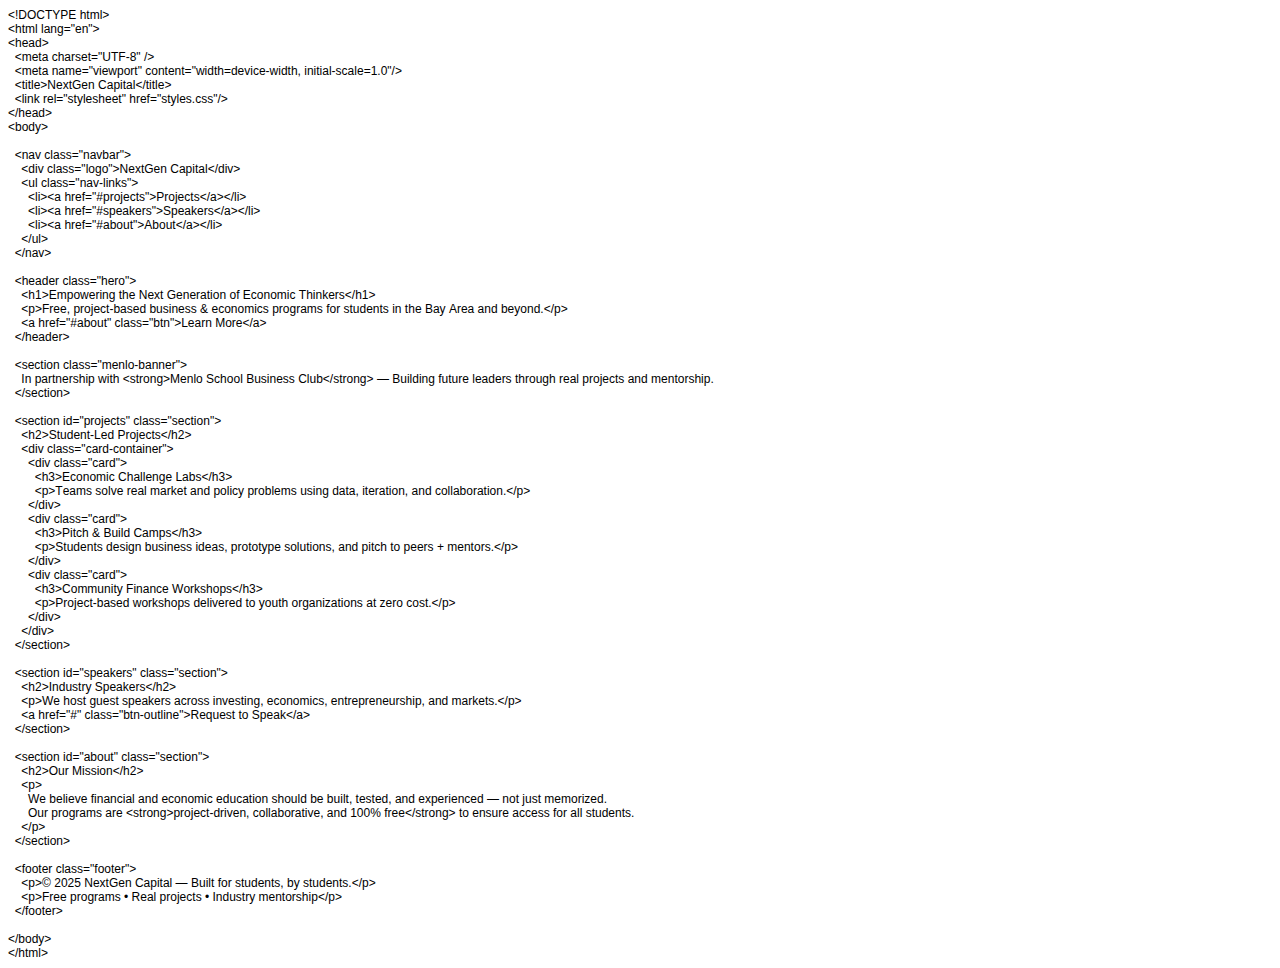
<file: index.html>
<!DOCTYPE html PUBLIC "-//W3C//DTD HTML 4.01//EN" "http://www.w3.org/TR/html4/strict.dtd">
<html>
<head>
  <meta http-equiv="Content-Type" content="text/html; charset=utf-8">
  <meta http-equiv="Content-Style-Type" content="text/css">
  <title></title>
  <meta name="Generator" content="Cocoa HTML Writer">
  <meta name="CocoaVersion" content="2685.1">
  <style type="text/css">
    p.p1 {margin: 0.0px 0.0px 0.0px 0.0px; font: 12.0px Helvetica; -webkit-text-stroke: #000000}
    p.p2 {margin: 0.0px 0.0px 0.0px 0.0px; font: 12.0px Helvetica; -webkit-text-stroke: #000000; min-height: 14.0px}
    span.s1 {font-kerning: none}
  </style>
</head>
<body>
<p class="p1"><span class="s1">&lt;!DOCTYPE html&gt;</span></p>
<p class="p1"><span class="s1">&lt;html lang="en"&gt;</span></p>
<p class="p1"><span class="s1">&lt;head&gt;</span></p>
<p class="p1"><span class="s1"><span class="Apple-converted-space">  </span>&lt;meta charset="UTF-8" /&gt;</span></p>
<p class="p1"><span class="s1"><span class="Apple-converted-space">  </span>&lt;meta name="viewport" content="width=device-width, initial-scale=1.0"/&gt;</span></p>
<p class="p1"><span class="s1"><span class="Apple-converted-space">  </span>&lt;title&gt;NextGen Capital&lt;/title&gt;</span></p>
<p class="p1"><span class="s1"><span class="Apple-converted-space">  </span>&lt;link rel="stylesheet" href="styles.css"/&gt;</span></p>
<p class="p1"><span class="s1">&lt;/head&gt;</span></p>
<p class="p1"><span class="s1">&lt;body&gt;</span></p>
<p class="p2"><span class="s1"></span><br></p>
<p class="p1"><span class="s1"><span class="Apple-converted-space">  </span>&lt;nav class="navbar"&gt;</span></p>
<p class="p1"><span class="s1"><span class="Apple-converted-space">    </span>&lt;div class="logo"&gt;NextGen Capital&lt;/div&gt;</span></p>
<p class="p1"><span class="s1"><span class="Apple-converted-space">    </span>&lt;ul class="nav-links"&gt;</span></p>
<p class="p1"><span class="s1"><span class="Apple-converted-space">      </span>&lt;li&gt;&lt;a href="#projects"&gt;Projects&lt;/a&gt;&lt;/li&gt;</span></p>
<p class="p1"><span class="s1"><span class="Apple-converted-space">      </span>&lt;li&gt;&lt;a href="#speakers"&gt;Speakers&lt;/a&gt;&lt;/li&gt;</span></p>
<p class="p1"><span class="s1"><span class="Apple-converted-space">      </span>&lt;li&gt;&lt;a href="#about"&gt;About&lt;/a&gt;&lt;/li&gt;</span></p>
<p class="p1"><span class="s1"><span class="Apple-converted-space">    </span>&lt;/ul&gt;</span></p>
<p class="p1"><span class="s1"><span class="Apple-converted-space">  </span>&lt;/nav&gt;</span></p>
<p class="p2"><span class="s1"></span><br></p>
<p class="p1"><span class="s1"><span class="Apple-converted-space">  </span>&lt;header class="hero"&gt;</span></p>
<p class="p1"><span class="s1"><span class="Apple-converted-space">    </span>&lt;h1&gt;Empowering the Next Generation of Economic Thinkers&lt;/h1&gt;</span></p>
<p class="p1"><span class="s1"><span class="Apple-converted-space">    </span>&lt;p&gt;Free, project-based business &amp; economics programs for students in the Bay Area and beyond.&lt;/p&gt;</span></p>
<p class="p1"><span class="s1"><span class="Apple-converted-space">    </span>&lt;a href="#about" class="btn"&gt;Learn More&lt;/a&gt;</span></p>
<p class="p1"><span class="s1"><span class="Apple-converted-space">  </span>&lt;/header&gt;</span></p>
<p class="p2"><span class="s1"></span><br></p>
<p class="p1"><span class="s1"><span class="Apple-converted-space">  </span>&lt;section class="menlo-banner"&gt;</span></p>
<p class="p1"><span class="s1"><span class="Apple-converted-space">    </span>In partnership with &lt;strong&gt;Menlo School Business Club&lt;/strong&gt; — Building future leaders through real projects and mentorship.</span></p>
<p class="p1"><span class="s1"><span class="Apple-converted-space">  </span>&lt;/section&gt;</span></p>
<p class="p2"><span class="s1"></span><br></p>
<p class="p1"><span class="s1"><span class="Apple-converted-space">  </span>&lt;section id="projects" class="section"&gt;</span></p>
<p class="p1"><span class="s1"><span class="Apple-converted-space">    </span>&lt;h2&gt;Student-Led Projects&lt;/h2&gt;</span></p>
<p class="p1"><span class="s1"><span class="Apple-converted-space">    </span>&lt;div class="card-container"&gt;</span></p>
<p class="p1"><span class="s1"><span class="Apple-converted-space">      </span>&lt;div class="card"&gt;</span></p>
<p class="p1"><span class="s1"><span class="Apple-converted-space">        </span>&lt;h3&gt;Economic Challenge Labs&lt;/h3&gt;</span></p>
<p class="p1"><span class="s1"><span class="Apple-converted-space">        </span>&lt;p&gt;Teams solve real market and policy problems using data, iteration, and collaboration.&lt;/p&gt;</span></p>
<p class="p1"><span class="s1"><span class="Apple-converted-space">      </span>&lt;/div&gt;</span></p>
<p class="p1"><span class="s1"><span class="Apple-converted-space">      </span>&lt;div class="card"&gt;</span></p>
<p class="p1"><span class="s1"><span class="Apple-converted-space">        </span>&lt;h3&gt;Pitch &amp; Build Camps&lt;/h3&gt;</span></p>
<p class="p1"><span class="s1"><span class="Apple-converted-space">        </span>&lt;p&gt;Students design business ideas, prototype solutions, and pitch to peers + mentors.&lt;/p&gt;</span></p>
<p class="p1"><span class="s1"><span class="Apple-converted-space">      </span>&lt;/div&gt;</span></p>
<p class="p1"><span class="s1"><span class="Apple-converted-space">      </span>&lt;div class="card"&gt;</span></p>
<p class="p1"><span class="s1"><span class="Apple-converted-space">        </span>&lt;h3&gt;Community Finance Workshops&lt;/h3&gt;</span></p>
<p class="p1"><span class="s1"><span class="Apple-converted-space">        </span>&lt;p&gt;Project-based workshops delivered to youth organizations at zero cost.&lt;/p&gt;</span></p>
<p class="p1"><span class="s1"><span class="Apple-converted-space">      </span>&lt;/div&gt;</span></p>
<p class="p1"><span class="s1"><span class="Apple-converted-space">    </span>&lt;/div&gt;</span></p>
<p class="p1"><span class="s1"><span class="Apple-converted-space">  </span>&lt;/section&gt;</span></p>
<p class="p2"><span class="s1"></span><br></p>
<p class="p1"><span class="s1"><span class="Apple-converted-space">  </span>&lt;section id="speakers" class="section"&gt;</span></p>
<p class="p1"><span class="s1"><span class="Apple-converted-space">    </span>&lt;h2&gt;Industry Speakers&lt;/h2&gt;</span></p>
<p class="p1"><span class="s1"><span class="Apple-converted-space">    </span>&lt;p&gt;We host guest speakers across investing, economics, entrepreneurship, and markets.&lt;/p&gt;</span></p>
<p class="p1"><span class="s1"><span class="Apple-converted-space">    </span>&lt;a href="#" class="btn-outline"&gt;Request to Speak&lt;/a&gt;</span></p>
<p class="p1"><span class="s1"><span class="Apple-converted-space">  </span>&lt;/section&gt;</span></p>
<p class="p2"><span class="s1"></span><br></p>
<p class="p1"><span class="s1"><span class="Apple-converted-space">  </span>&lt;section id="about" class="section"&gt;</span></p>
<p class="p1"><span class="s1"><span class="Apple-converted-space">    </span>&lt;h2&gt;Our Mission&lt;/h2&gt;</span></p>
<p class="p1"><span class="s1"><span class="Apple-converted-space">    </span>&lt;p&gt;</span></p>
<p class="p1"><span class="s1"><span class="Apple-converted-space">      </span>We believe financial and economic education should be built, tested, and experienced — not just memorized.</span></p>
<p class="p1"><span class="s1"><span class="Apple-converted-space">      </span>Our programs are &lt;strong&gt;project-driven, collaborative, and 100% free&lt;/strong&gt; to ensure access for all students.</span></p>
<p class="p1"><span class="s1"><span class="Apple-converted-space">    </span>&lt;/p&gt;</span></p>
<p class="p1"><span class="s1"><span class="Apple-converted-space">  </span>&lt;/section&gt;</span></p>
<p class="p2"><span class="s1"></span><br></p>
<p class="p1"><span class="s1"><span class="Apple-converted-space">  </span>&lt;footer class="footer"&gt;</span></p>
<p class="p1"><span class="s1"><span class="Apple-converted-space">    </span>&lt;p&gt;© 2025 NextGen Capital — Built for students, by students.&lt;/p&gt;</span></p>
<p class="p1"><span class="s1"><span class="Apple-converted-space">    </span>&lt;p&gt;Free programs • Real projects • Industry mentorship&lt;/p&gt;</span></p>
<p class="p1"><span class="s1"><span class="Apple-converted-space">  </span>&lt;/footer&gt;</span></p>
<p class="p2"><span class="s1"></span><br></p>
<p class="p1"><span class="s1">&lt;/body&gt;</span></p>
<p class="p1"><span class="s1">&lt;/html&gt;</span></p>
</body>
</html>
</file>
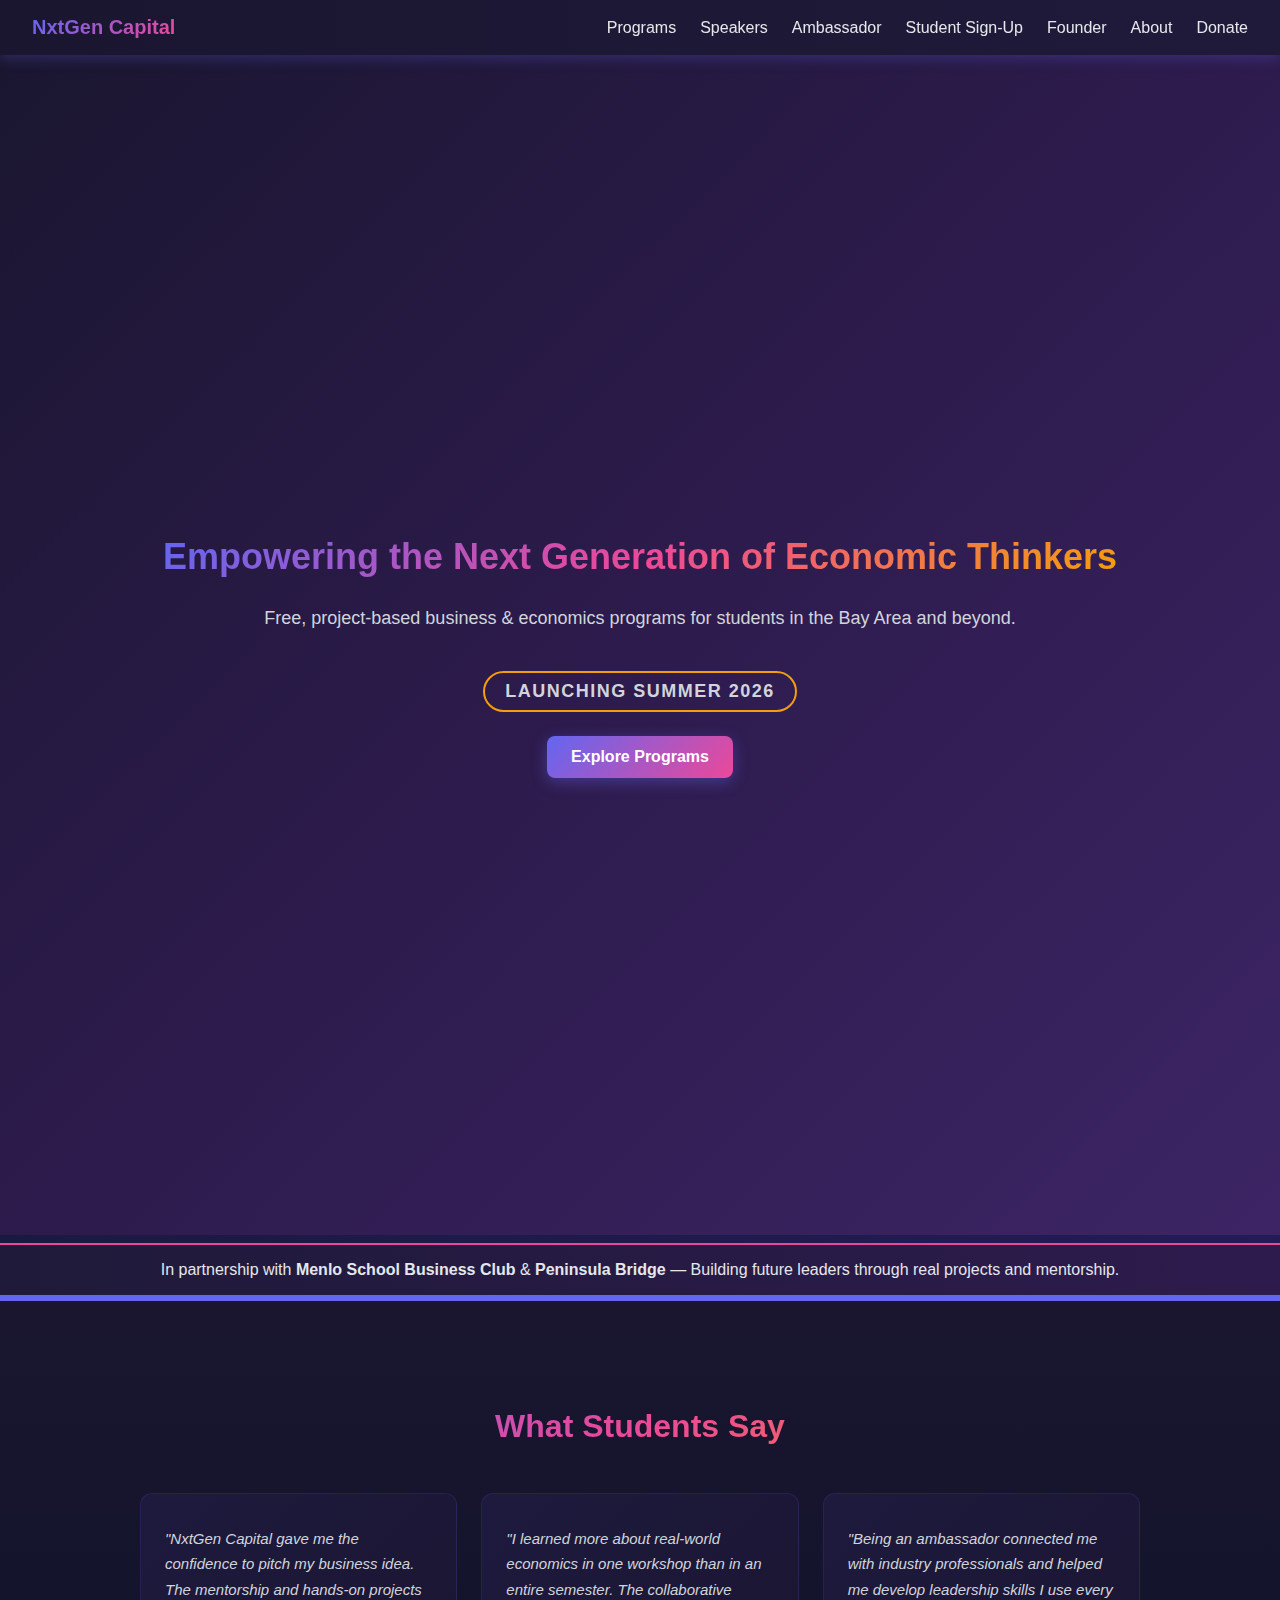
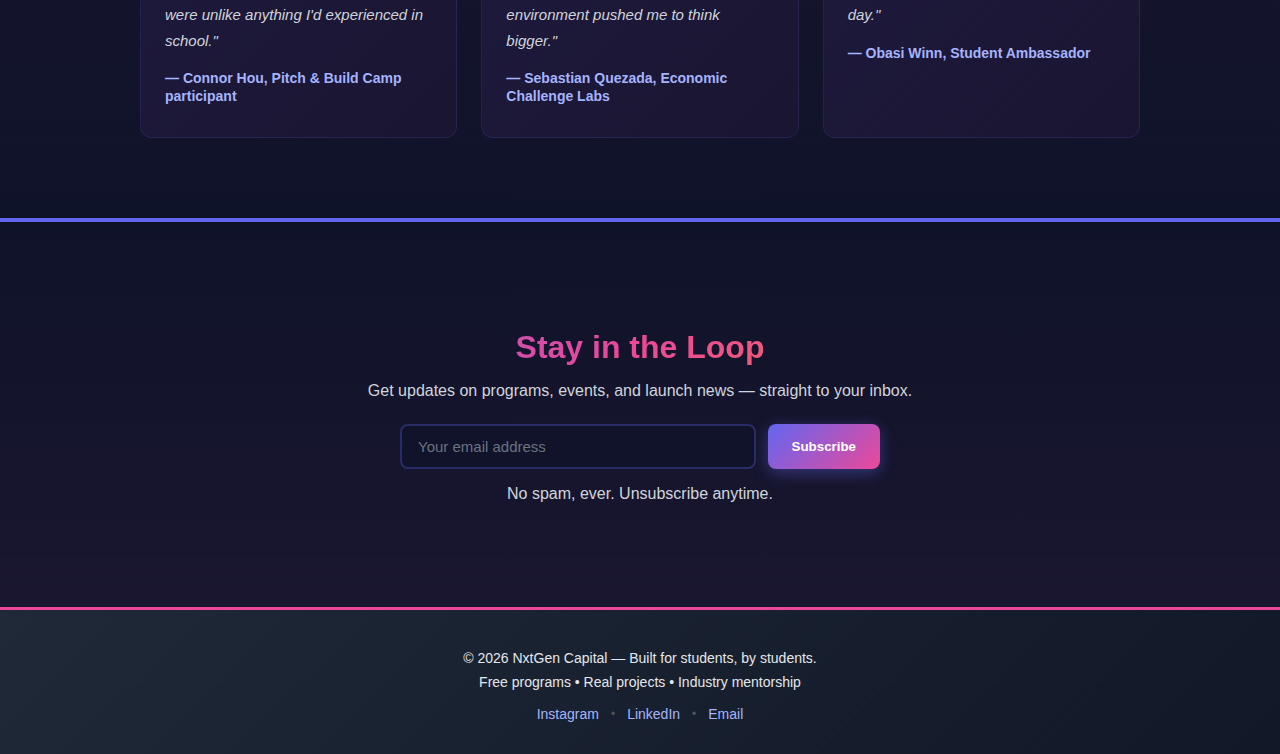
<file: docs/index.html>
<!DOCTYPE html>
<html lang="en">
<head>
  <meta charset="UTF-8" />
  <meta name="viewport" content="width=device-width, initial-scale=1.0"/>
  <title>NxtGen Capital — Free Business & Economics Programs for Students</title>
  <meta name="description" content="NxtGen Capital offers free, project-based business and economics programs for students in the Bay Area and beyond. Explore labs, camps, and workshops."/>
  <meta property="og:title" content="NxtGen Capital — Free Business & Economics Programs for Students"/>
  <meta property="og:description" content="Empowering the next generation of economic thinkers through free, project-based programs, industry mentorship, and real-world learning."/>
  <meta property="og:type" content="website"/>
  <meta property="og:url" content="https://solomonngugimungai.github.io/NextGen-Capital/"/>
  <meta name="twitter:card" content="summary"/>
  <meta name="twitter:title" content="NxtGen Capital — Free Business & Economics Programs"/>
  <meta name="twitter:description" content="Free, project-based business and economics programs for students in the Bay Area and beyond."/>
  <meta property="og:image" content="https://solomonngugimungai.github.io/NextGen-Capital/og-image.png"/>
  <meta name="twitter:image" content="https://solomonngugimungai.github.io/NextGen-Capital/og-image.png"/>
  <link rel="icon" href="data:image/svg+xml,<svg xmlns='http://www.w3.org/2000/svg' viewBox='0 0 100 100'><text y='.9em' font-size='90'>📈</text></svg>"/>
  <link rel="manifest" href="manifest.json"/>
  <meta name="theme-color" content="#6366f1"/>
  <link rel="stylesheet" href="styles.css"/>
  <!-- Google Analytics 4: replace G-XXXXXXXXXX with your GA4 measurement ID -->
  <script async src="https://www.googletagmanager.com/gtag/js?id=G-XXXXXXXXXX"></script>
  <script>
    window.dataLayer = window.dataLayer || [];
    function gtag(){dataLayer.push(arguments);}
    gtag('js', new Date());
    gtag('config', 'G-XXXXXXXXXX');
  </script>
  <script type="application/ld+json">
  {
    "@context": "https://schema.org",
    "@type": "EducationalOrganization",
    "name": "NxtGen Capital",
    "url": "https://solomonngugimungai.github.io/NextGen-Capital/",
    "description": "Free, project-based business and economics programs for students in the Bay Area and beyond.",
    "foundingDate": "2026",
    "areaServed": "Bay Area, California",
    "email": "info@nxtgencapital.org",
    "sameAs": [
      "https://www.instagram.com/nxtgencapital",
      "https://www.linkedin.com/company/nxtgen-capital"
    ],
    "founder": [
      {
        "@type": "Person",
        "name": "Solomon Mungai",
        "url": "https://www.linkedin.com/in/solomon-ngugi-mungai-a6ba85383/"
      },
      {
        "@type": "Person",
        "name": "Jalen Wong",
        "url": "https://www.linkedin.com/in/jalen-wong-278a98370/"
      }
    ]
  }
  </script>
</head>
<body>

  <a href="#main-content" class="skip-link">Skip to main content</a>

  <nav class="navbar" aria-label="Main navigation">
    <a href="index.html" class="logo">NxtGen Capital</a>
    <button class="nav-toggle" aria-label="Toggle navigation menu" aria-expanded="false">
      <span></span>
      <span></span>
      <span></span>
    </button>
    <ul class="nav-links">
      <li><a href="programs.html">Programs</a></li>
      <li><a href="speakers.html">Speakers</a></li>
      <li><a href="ambassador.html">Ambassador</a></li>
      <li><a href="student-signup.html">Student Sign-Up</a></li>
      <li><a href="founders.html">Founder</a></li>
      <li><a href="about.html">About</a></li>
      <li><a href="donate.html">Donate</a></li>
    </ul>
  </nav>

  <header class="hero" id="main-content">
    <h1>Empowering the Next Generation of Economic Thinkers</h1>
    <p>Free, project-based business & economics programs for students in the Bay Area and beyond.</p>
    <p class="launch-badge">Launching Summer 2026</p>
    <a href="programs.html" class="btn">Explore Programs</a>
  </header>

  <section class="menlo-banner">
    In partnership with <strong>Menlo School Business Club</strong> &amp; <strong>Peninsula Bridge</strong> — Building future leaders through real projects and mentorship.
  </section>

  <section class="testimonials">
    <h2>What Students Say</h2>
    <div class="testimonials-grid">
      <div class="testimonial-card">
        <p>"NxtGen Capital gave me the confidence to pitch my business idea. The mentorship and hands-on projects were unlike anything I'd experienced in school."</p>
        <span class="testimonial-author">— Connor Hou, Pitch &amp; Build Camp participant</span>
      </div>
      <div class="testimonial-card">
        <p>"I learned more about real-world economics in one workshop than in an entire semester. The collaborative environment pushed me to think bigger."</p>
        <span class="testimonial-author">— Sebastian Quezada, Economic Challenge Labs</span>
      </div>
      <div class="testimonial-card">
        <p>"Being an ambassador connected me with industry professionals and helped me develop leadership skills I use every day."</p>
        <span class="testimonial-author">— Obasi Winn, Student Ambassador</span>
      </div>
    </div>
  </section>

  <section class="newsletter-section">
    <h2>Stay in the Loop</h2>
    <p>Get updates on programs, events, and launch news — straight to your inbox.</p>
    <form class="newsletter-form" action="https://formspree.io/f/YOUR_FORM_ID" method="POST">
      <input type="email" name="email" placeholder="Your email address" required aria-label="Email address"/>
      <button type="submit" class="btn">Subscribe</button>
    </form>
    <p class="newsletter-note">No spam, ever. Unsubscribe anytime.</p>
  </section>

  <footer class="footer">
    <p>&copy; 2026 NxtGen Capital — Built for students, by students.</p>
    <p>Free programs &bull; Real projects &bull; Industry mentorship</p>
    <div class="footer-social">
      <a href="https://www.instagram.com/nxtgencapital" target="_blank" rel="noopener noreferrer" aria-label="Instagram">Instagram</a>
      <span class="footer-divider">&bull;</span>
      <a href="https://www.linkedin.com/company/nxtgen-capital" target="_blank" rel="noopener noreferrer" aria-label="LinkedIn">LinkedIn</a>
      <span class="footer-divider">&bull;</span>
      <a href="mailto:info@nxtgencapital.org" aria-label="Email us">Email</a>
    </div>
  </footer>

  <script>
    const navToggle = document.querySelector('.nav-toggle');
    const navLinks = document.querySelector('.nav-links');
    navToggle.addEventListener('click', () => {
      navLinks.classList.toggle('active');
      navToggle.classList.toggle('active');
      navToggle.setAttribute('aria-expanded', navLinks.classList.contains('active'));
    });
  </script>
</body>
</html>
</file>
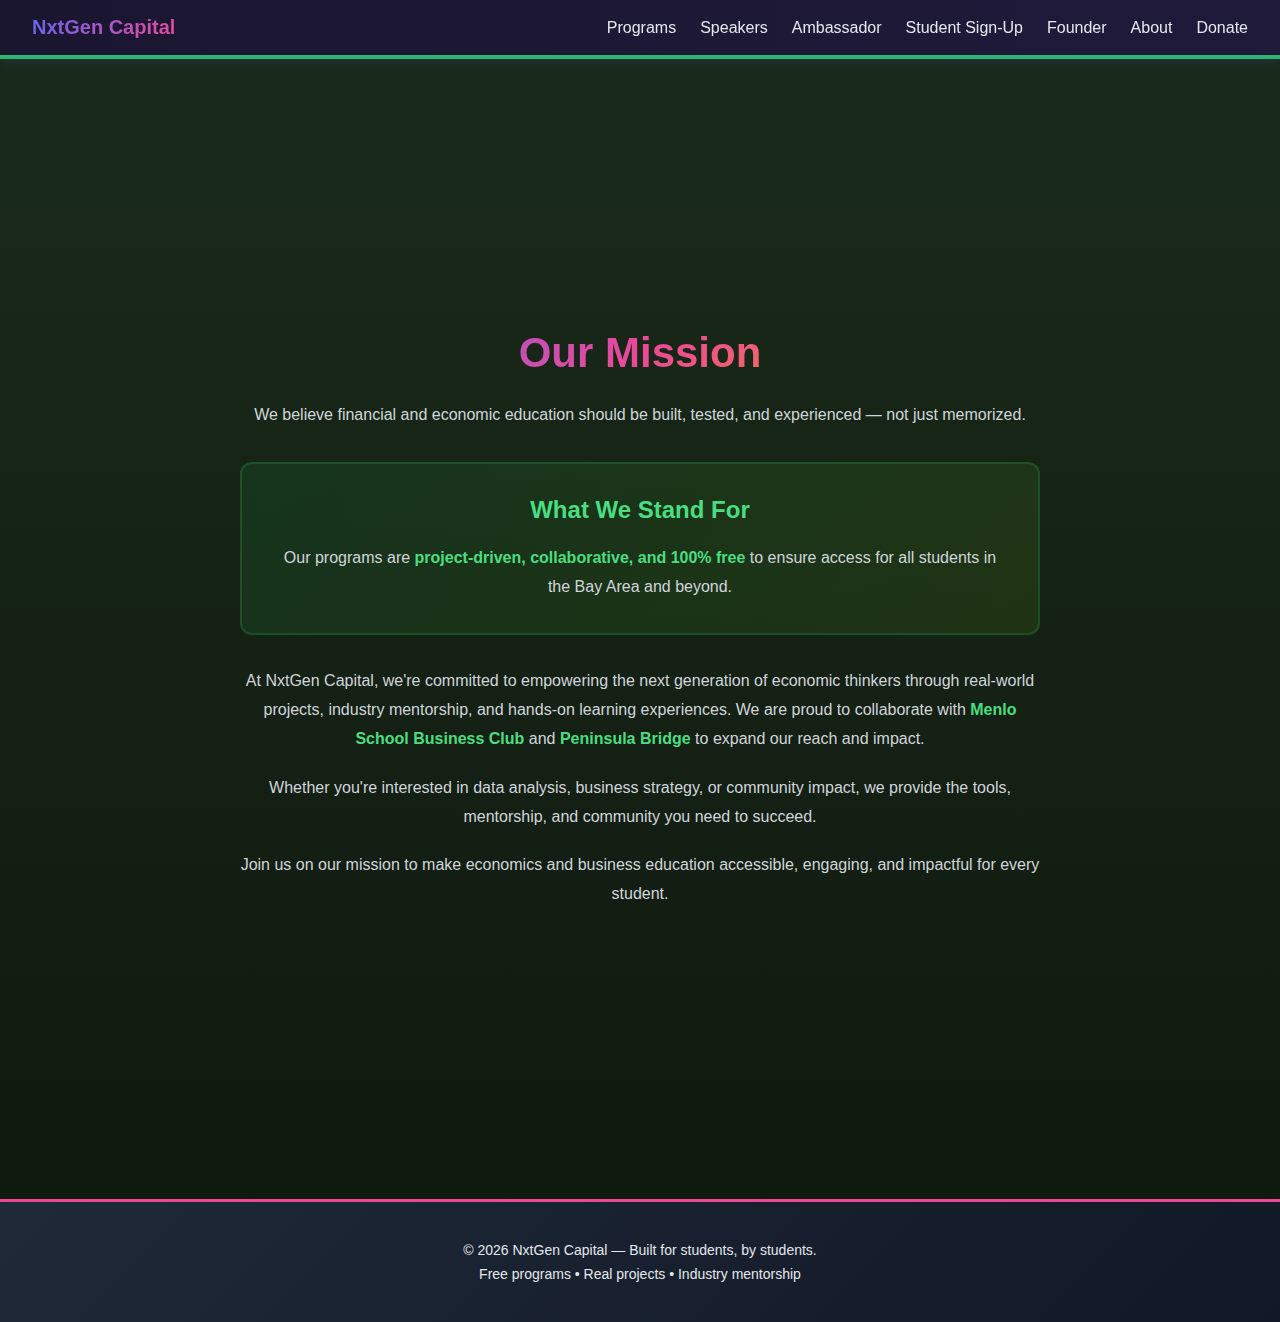
<file: docs/about.html>
<!DOCTYPE html>
<html lang="en">
<head>
  <meta charset="UTF-8" />
  <meta name="viewport" content="width=device-width, initial-scale=1.0"/>
  <title>About NxtGen Capital</title>
  <meta name="description" content="Learn about NxtGen Capital's mission to make economics and business education accessible, engaging, and impactful for every student."/>
  <meta property="og:title" content="About NxtGen Capital"/>
  <meta property="og:description" content="Our mission is to empower the next generation of economic thinkers through project-driven, collaborative, and free programs."/>
  <meta property="og:type" content="website"/>
  <meta property="og:url" content="https://solomonngugimungai.github.io/NextGen-Capital/about.html"/>
  <meta name="twitter:card" content="summary"/>
  <meta name="twitter:title" content="About NxtGen Capital"/>
  <meta name="twitter:description" content="Project-driven, collaborative, and 100% free economics education for students."/>
  <link rel="icon" href="data:image/svg+xml,<svg xmlns='http://www.w3.org/2000/svg' viewBox='0 0 100 100'><text y='.9em' font-size='90'>📈</text></svg>"/>
  <link rel="stylesheet" href="styles.css"/>
</head>
<body>
  <a href="#main-content" class="skip-link">Skip to main content</a>

  <nav class="navbar" aria-label="Main navigation">
    <a href="index.html" class="logo">NxtGen Capital</a>
    <button class="nav-toggle" aria-label="Toggle navigation menu" aria-expanded="false">
      <span></span>
      <span></span>
      <span></span>
    </button>
    <ul class="nav-links">
      <li><a href="programs.html">Programs</a></li>
      <li><a href="speakers.html">Speakers</a></li>
      <li><a href="ambassador.html">Ambassador</a></li>
      <li><a href="student-signup.html">Student Sign-Up</a></li>
      <li><a href="founders.html">Founder</a></li>
      <li><a href="about.html">About</a></li>
      <li><a href="donate.html">Donate</a></li>
    </ul>
  </nav>

  <section class="about-section" id="main-content">
    <div class="about-content">
      <h1>Our Mission</h1>

      <p>We believe financial and economic education should be built, tested, and experienced — not just memorized.</p>

      <div class="mission-highlight">
        <h2>What We Stand For</h2>
        <p>Our programs are <strong>project-driven, collaborative, and 100% free</strong> to ensure access for all students in the Bay Area and beyond.</p>
      </div>

      <p>At NxtGen Capital, we're committed to empowering the next generation of economic thinkers through real-world projects, industry mentorship, and hands-on learning experiences. We are proud to collaborate with <strong>Menlo School Business Club</strong> and <strong>Peninsula Bridge</strong> to expand our reach and impact.</p>

      <p>Whether you're interested in data analysis, business strategy, or community impact, we provide the tools, mentorship, and community you need to succeed.</p>

      <p>Join us on our mission to make economics and business education accessible, engaging, and impactful for every student.</p>
    </div>
  </section>

  <footer class="footer">
    <p>&copy; 2026 NxtGen Capital — Built for students, by students.</p>
    <p>Free programs &bull; Real projects &bull; Industry mentorship</p>
  </footer>

  <script>
    const navToggle = document.querySelector('.nav-toggle');
    const navLinks = document.querySelector('.nav-links');
    navToggle.addEventListener('click', () => {
      navLinks.classList.toggle('active');
      navToggle.classList.toggle('active');
      navToggle.setAttribute('aria-expanded', navLinks.classList.contains('active'));
    });
  </script>
</body>
</html>
</file>
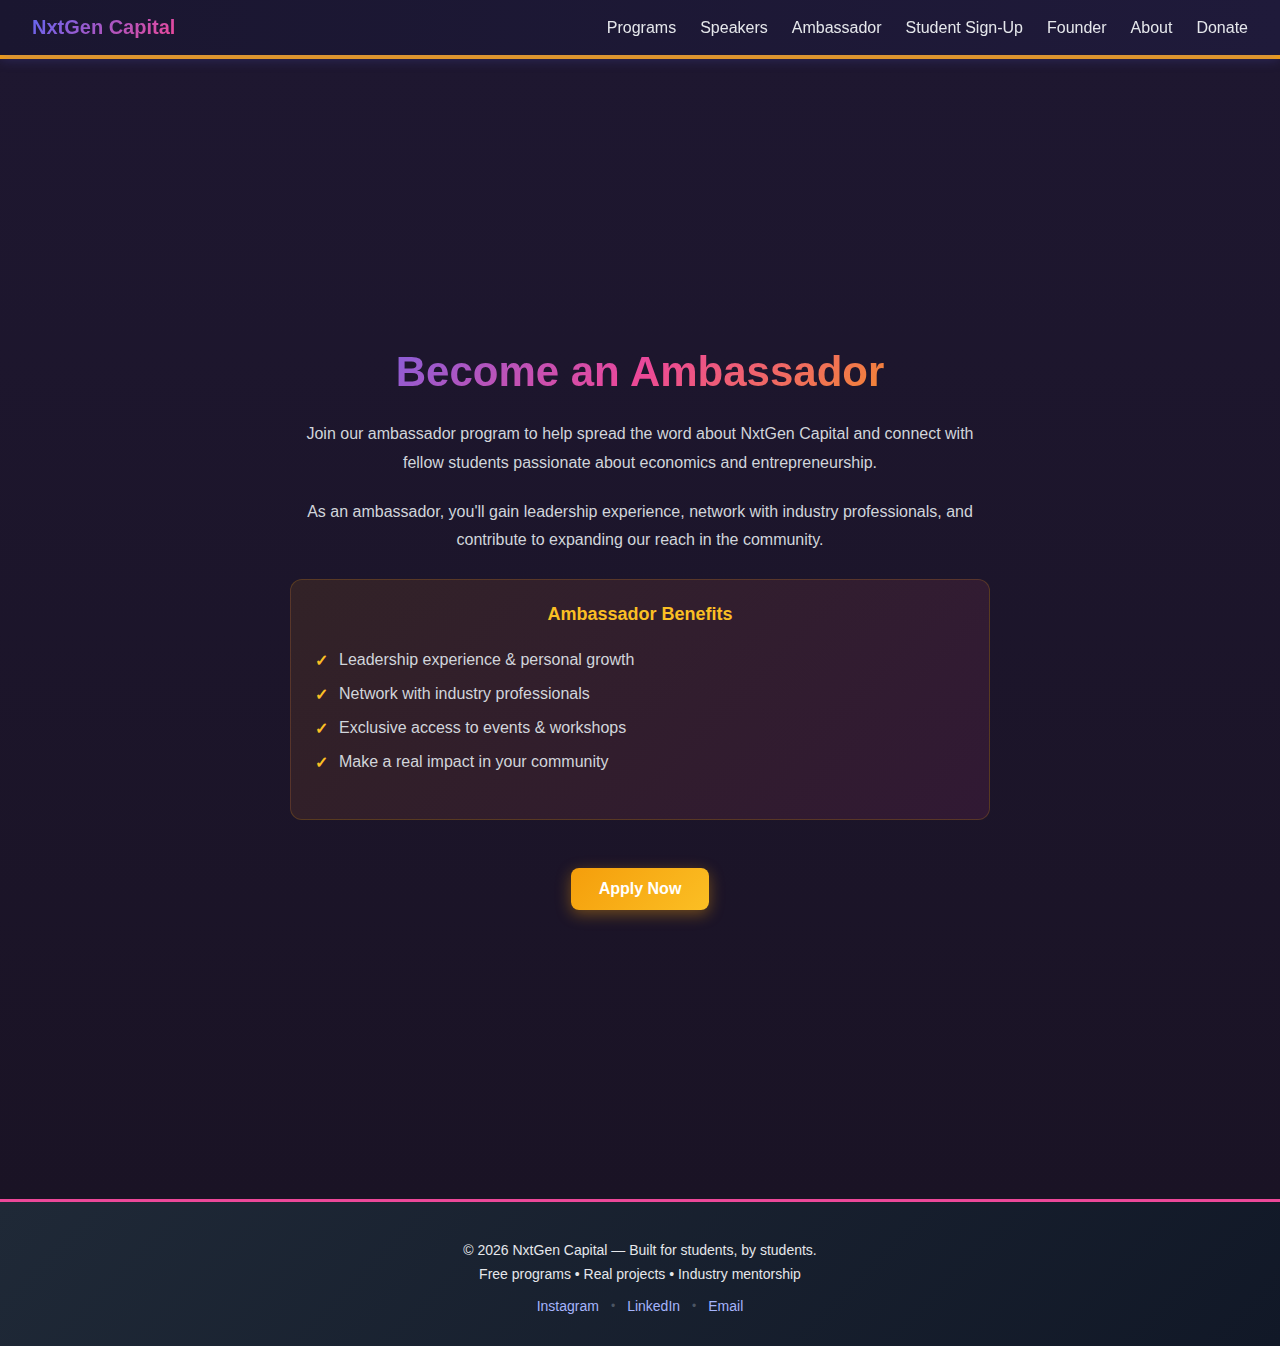
<file: docs/ambassador.html>
<!DOCTYPE html>
<html lang="en">
<head>
  <meta charset="UTF-8" />
  <meta name="viewport" content="width=device-width, initial-scale=1.0"/>
  <title>Become an Ambassador - NxtGen Capital</title>
  <meta name="description" content="Join the NxtGen Capital ambassador program. Gain leadership experience, network with industry professionals, and help spread economic education."/>
  <meta property="og:title" content="Become an Ambassador - NxtGen Capital"/>
  <meta property="og:description" content="Join our ambassador program to help spread the word about NxtGen Capital and gain leadership experience."/>
  <meta property="og:type" content="website"/>
  <meta property="og:url" content="https://solomonngugimungai.github.io/NextGen-Capital/ambassador.html"/>
  <meta name="twitter:card" content="summary"/>
  <meta name="twitter:title" content="Become an Ambassador - NxtGen Capital"/>
  <meta name="twitter:description" content="Gain leadership experience and network with professionals through our ambassador program."/>
  <meta property="og:image" content="https://solomonngugimungai.github.io/NextGen-Capital/og-image.png"/>
  <meta name="twitter:image" content="https://solomonngugimungai.github.io/NextGen-Capital/og-image.png"/>
  <link rel="icon" href="data:image/svg+xml,<svg xmlns='http://www.w3.org/2000/svg' viewBox='0 0 100 100'><text y='.9em' font-size='90'>📈</text></svg>"/>
  <link rel="manifest" href="manifest.json"/>
  <meta name="theme-color" content="#6366f1"/>
  <link rel="stylesheet" href="styles.css"/>
</head>
<body>
  <a href="#main-content" class="skip-link">Skip to main content</a>

  <nav class="navbar" aria-label="Main navigation">
    <a href="index.html" class="logo">NxtGen Capital</a>
    <button class="nav-toggle" aria-label="Toggle navigation menu" aria-expanded="false">
      <span></span>
      <span></span>
      <span></span>
    </button>
    <ul class="nav-links">
      <li><a href="programs.html">Programs</a></li>
      <li><a href="speakers.html">Speakers</a></li>
      <li><a href="ambassador.html">Ambassador</a></li>
      <li><a href="student-signup.html">Student Sign-Up</a></li>
      <li><a href="founders.html">Founder</a></li>
      <li><a href="about.html">About</a></li>
      <li><a href="donate.html">Donate</a></li>
    </ul>
  </nav>

  <section class="ambassador-section" id="main-content">
    <div class="ambassador-content">
      <h1>Become an Ambassador</h1>
      <p>Join our ambassador program to help spread the word about NxtGen Capital and connect with fellow students passionate about economics and entrepreneurship.</p>
      <p>As an ambassador, you'll gain leadership experience, network with industry professionals, and contribute to expanding our reach in the community.</p>

      <div class="benefits-list">
        <h3>Ambassador Benefits</h3>
        <ul>
          <li>Leadership experience &amp; personal growth</li>
          <li>Network with industry professionals</li>
          <li>Exclusive access to events &amp; workshops</li>
          <li>Make a real impact in your community</li>
        </ul>
      </div>

      <a href="https://docs.google.com/forms/d/e/1FAIpQLSfRmMbDrxNtiwnaZOAoeiqESJrAXR4RQgunymryhUsMcAF6gA/viewform?usp=publish-editor" target="_blank" rel="noopener noreferrer" class="cta-button">Apply Now</a>
    </div>
  </section>

  <footer class="footer">
    <p>&copy; 2026 NxtGen Capital — Built for students, by students.</p>
    <p>Free programs &bull; Real projects &bull; Industry mentorship</p>
    <div class="footer-social">
      <a href="https://www.instagram.com/nxtgencapital" target="_blank" rel="noopener noreferrer" aria-label="Instagram">Instagram</a>
      <span class="footer-divider">&bull;</span>
      <a href="https://www.linkedin.com/company/nxtgen-capital" target="_blank" rel="noopener noreferrer" aria-label="LinkedIn">LinkedIn</a>
      <span class="footer-divider">&bull;</span>
      <a href="mailto:info@nxtgencapital.org" aria-label="Email us">Email</a>
    </div>
  </footer>

  <script>
    const navToggle = document.querySelector('.nav-toggle');
    const navLinks = document.querySelector('.nav-links');
    navToggle.addEventListener('click', () => {
      navLinks.classList.toggle('active');
      navToggle.classList.toggle('active');
      navToggle.setAttribute('aria-expanded', navLinks.classList.contains('active'));
    });
  </script>
</body>
</html>
</file>
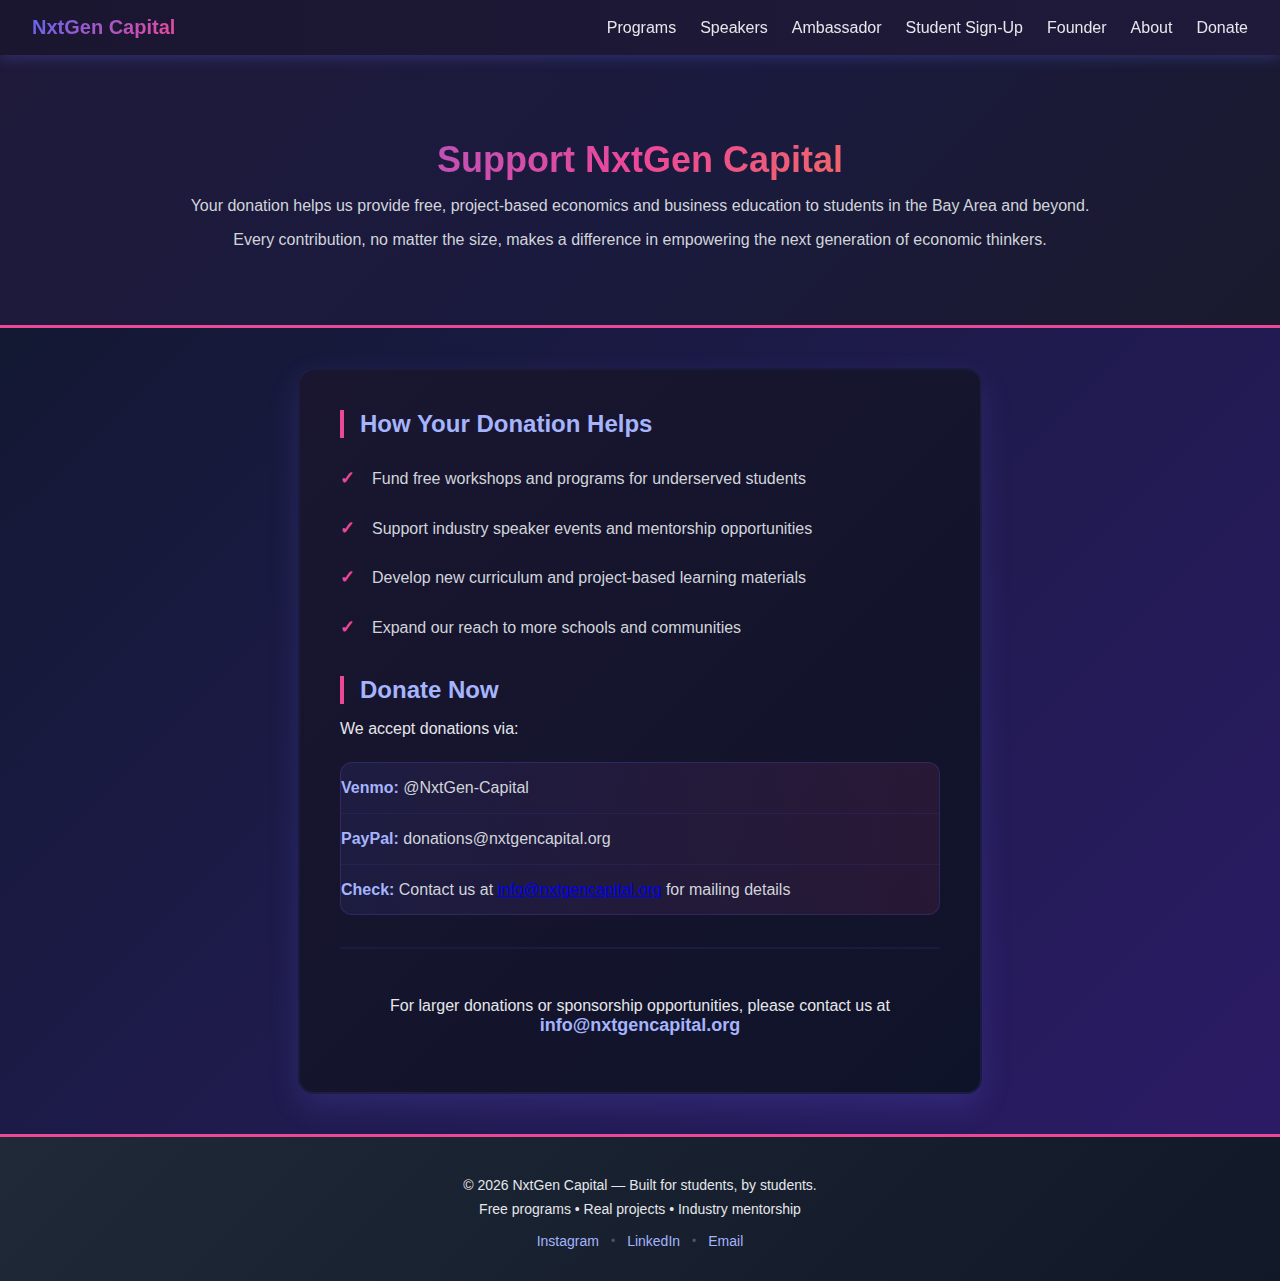
<file: docs/donate.html>
<!DOCTYPE html>
<html lang="en">
<head>
  <meta charset="UTF-8" />
  <meta name="viewport" content="width=device-width, initial-scale=1.0"/>
  <title>Donate - NxtGen Capital</title>
  <meta name="description" content="Support NxtGen Capital with a donation. Help provide free, project-based economics and business education to students in the Bay Area."/>
  <meta property="og:title" content="Donate - NxtGen Capital"/>
  <meta property="og:description" content="Your donation helps provide free economics and business education to students in the Bay Area and beyond."/>
  <meta property="og:type" content="website"/>
  <meta property="og:url" content="https://solomonngugimungai.github.io/NextGen-Capital/donate.html"/>
  <meta name="twitter:card" content="summary"/>
  <meta name="twitter:title" content="Donate - NxtGen Capital"/>
  <meta name="twitter:description" content="Support free, project-based economics education for students."/>
  <meta property="og:image" content="https://solomonngugimungai.github.io/NextGen-Capital/og-image.png"/>
  <meta name="twitter:image" content="https://solomonngugimungai.github.io/NextGen-Capital/og-image.png"/>
  <link rel="icon" href="data:image/svg+xml,<svg xmlns='http://www.w3.org/2000/svg' viewBox='0 0 100 100'><text y='.9em' font-size='90'>📈</text></svg>"/>
  <link rel="manifest" href="manifest.json"/>
  <meta name="theme-color" content="#6366f1"/>
  <link rel="stylesheet" href="styles.css"/>
</head>
<body>
  <a href="#main-content" class="skip-link">Skip to main content</a>

  <nav class="navbar" aria-label="Main navigation">
    <a href="index.html" class="logo">NxtGen Capital</a>
    <button class="nav-toggle" aria-label="Toggle navigation menu" aria-expanded="false">
      <span></span>
      <span></span>
      <span></span>
    </button>
    <ul class="nav-links">
      <li><a href="programs.html">Programs</a></li>
      <li><a href="speakers.html">Speakers</a></li>
      <li><a href="ambassador.html">Ambassador</a></li>
      <li><a href="student-signup.html">Student Sign-Up</a></li>
      <li><a href="founders.html">Founder</a></li>
      <li><a href="about.html">About</a></li>
      <li><a href="donate.html">Donate</a></li>
    </ul>
  </nav>

  <section class="donate-hero" id="main-content">
    <h1>Support NxtGen Capital</h1>
    <p>Your donation helps us provide free, project-based economics and business education to students in the Bay Area and beyond.</p>
    <p>Every contribution, no matter the size, makes a difference in empowering the next generation of economic thinkers.</p>
  </section>

  <div class="donate-container">
    <div class="donate-section">
      <h2>How Your Donation Helps</h2>
      <ul>
        <li>Fund free workshops and programs for underserved students</li>
        <li>Support industry speaker events and mentorship opportunities</li>
        <li>Develop new curriculum and project-based learning materials</li>
        <li>Expand our reach to more schools and communities</li>
      </ul>
    </div>

    <div class="donate-section">
      <h2>Donate Now</h2>
      <p>We accept donations via:</p>
      <ul class="donate-methods">
        <li><strong>Venmo:</strong> @NxtGen-Capital</li>
        <li><strong>PayPal:</strong> donations@nxtgencapital.org</li>
        <li><strong>Check:</strong> Contact us at <a href="mailto:info@nxtgencapital.org">info@nxtgencapital.org</a> for mailing details</li>
      </ul>

      <div class="donate-cta">
        <p>For larger donations or sponsorship opportunities, please contact us at <a href="mailto:info@nxtgencapital.org">info@nxtgencapital.org</a></p>
      </div>
    </div>
  </div>

  <footer class="footer">
    <p>&copy; 2026 NxtGen Capital — Built for students, by students.</p>
    <p>Free programs &bull; Real projects &bull; Industry mentorship</p>
    <div class="footer-social">
      <a href="https://www.instagram.com/nxtgencapital" target="_blank" rel="noopener noreferrer" aria-label="Instagram">Instagram</a>
      <span class="footer-divider">&bull;</span>
      <a href="https://www.linkedin.com/company/nxtgen-capital" target="_blank" rel="noopener noreferrer" aria-label="LinkedIn">LinkedIn</a>
      <span class="footer-divider">&bull;</span>
      <a href="mailto:info@nxtgencapital.org" aria-label="Email us">Email</a>
    </div>
  </footer>

  <script>
    const navToggle = document.querySelector('.nav-toggle');
    const navLinks = document.querySelector('.nav-links');
    navToggle.addEventListener('click', () => {
      navLinks.classList.toggle('active');
      navToggle.classList.toggle('active');
      navToggle.setAttribute('aria-expanded', navLinks.classList.contains('active'));
    });
  </script>
</body>
</html>
</file>
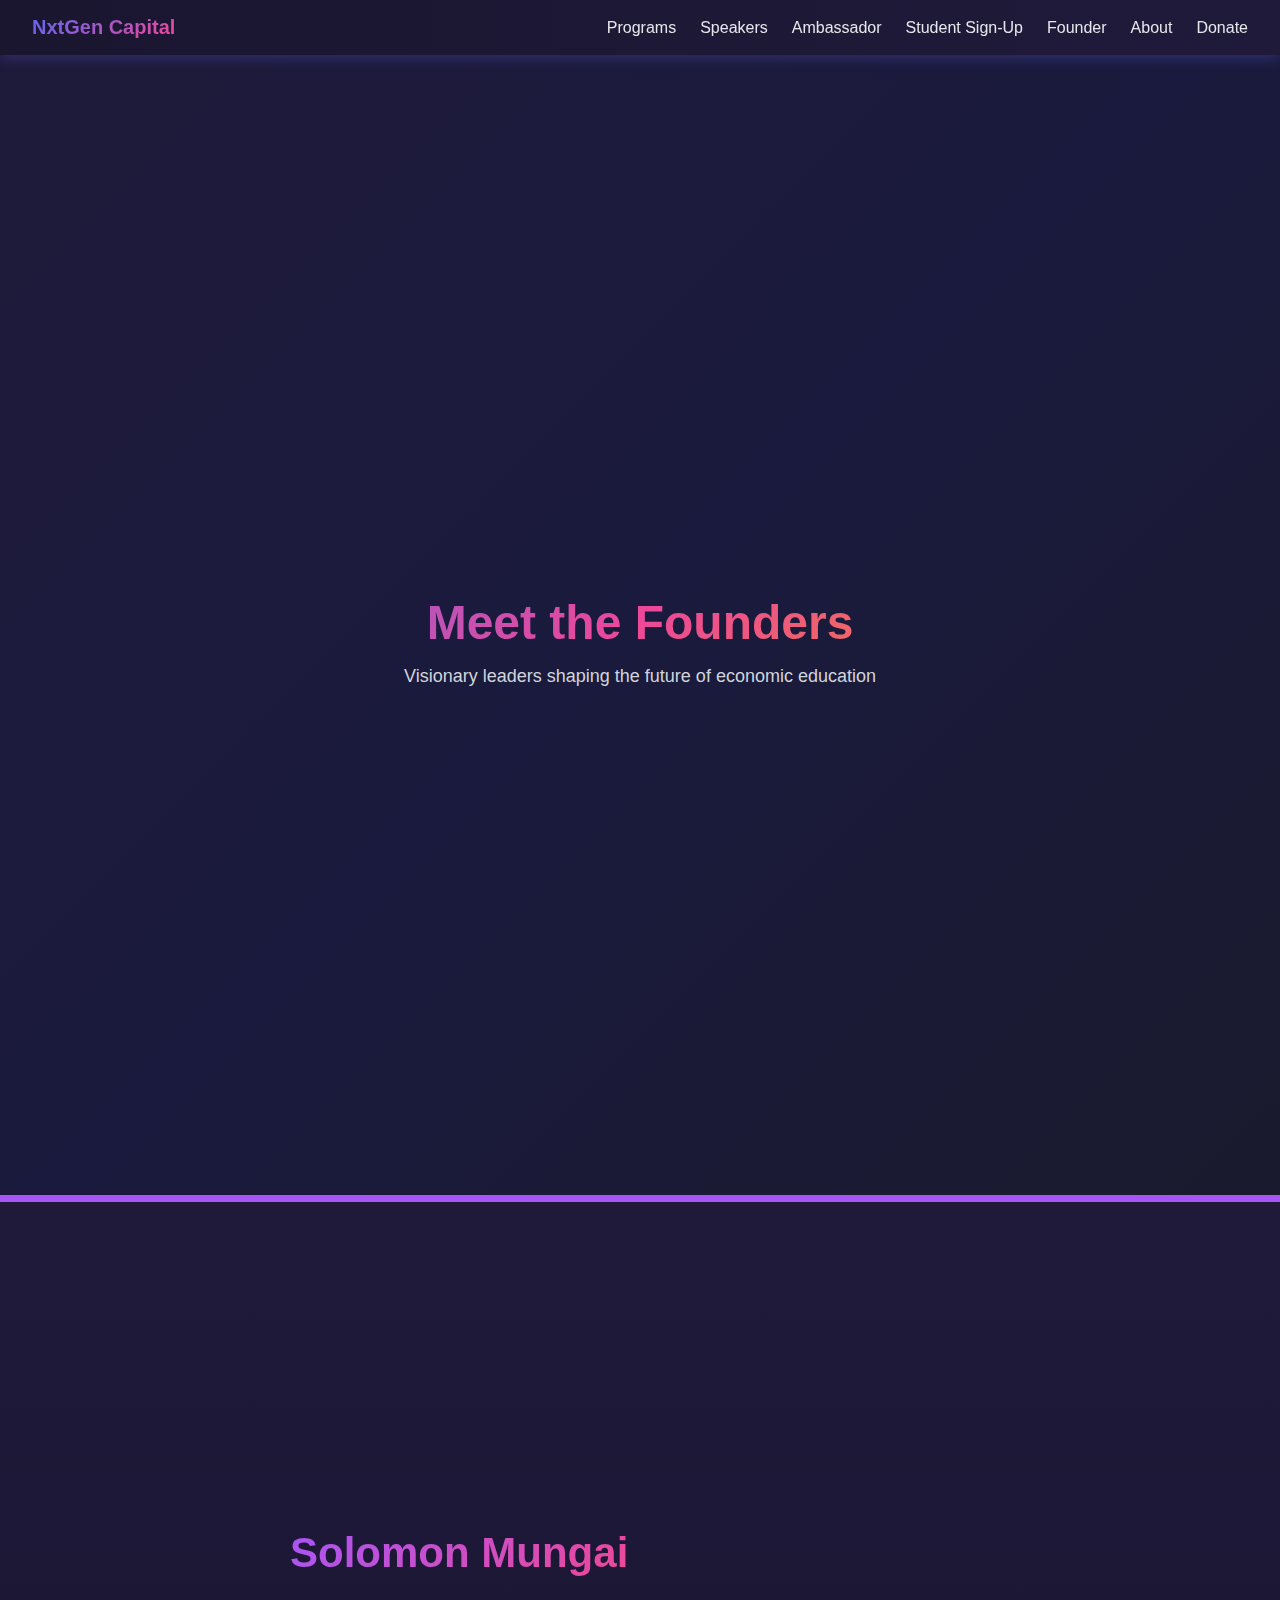
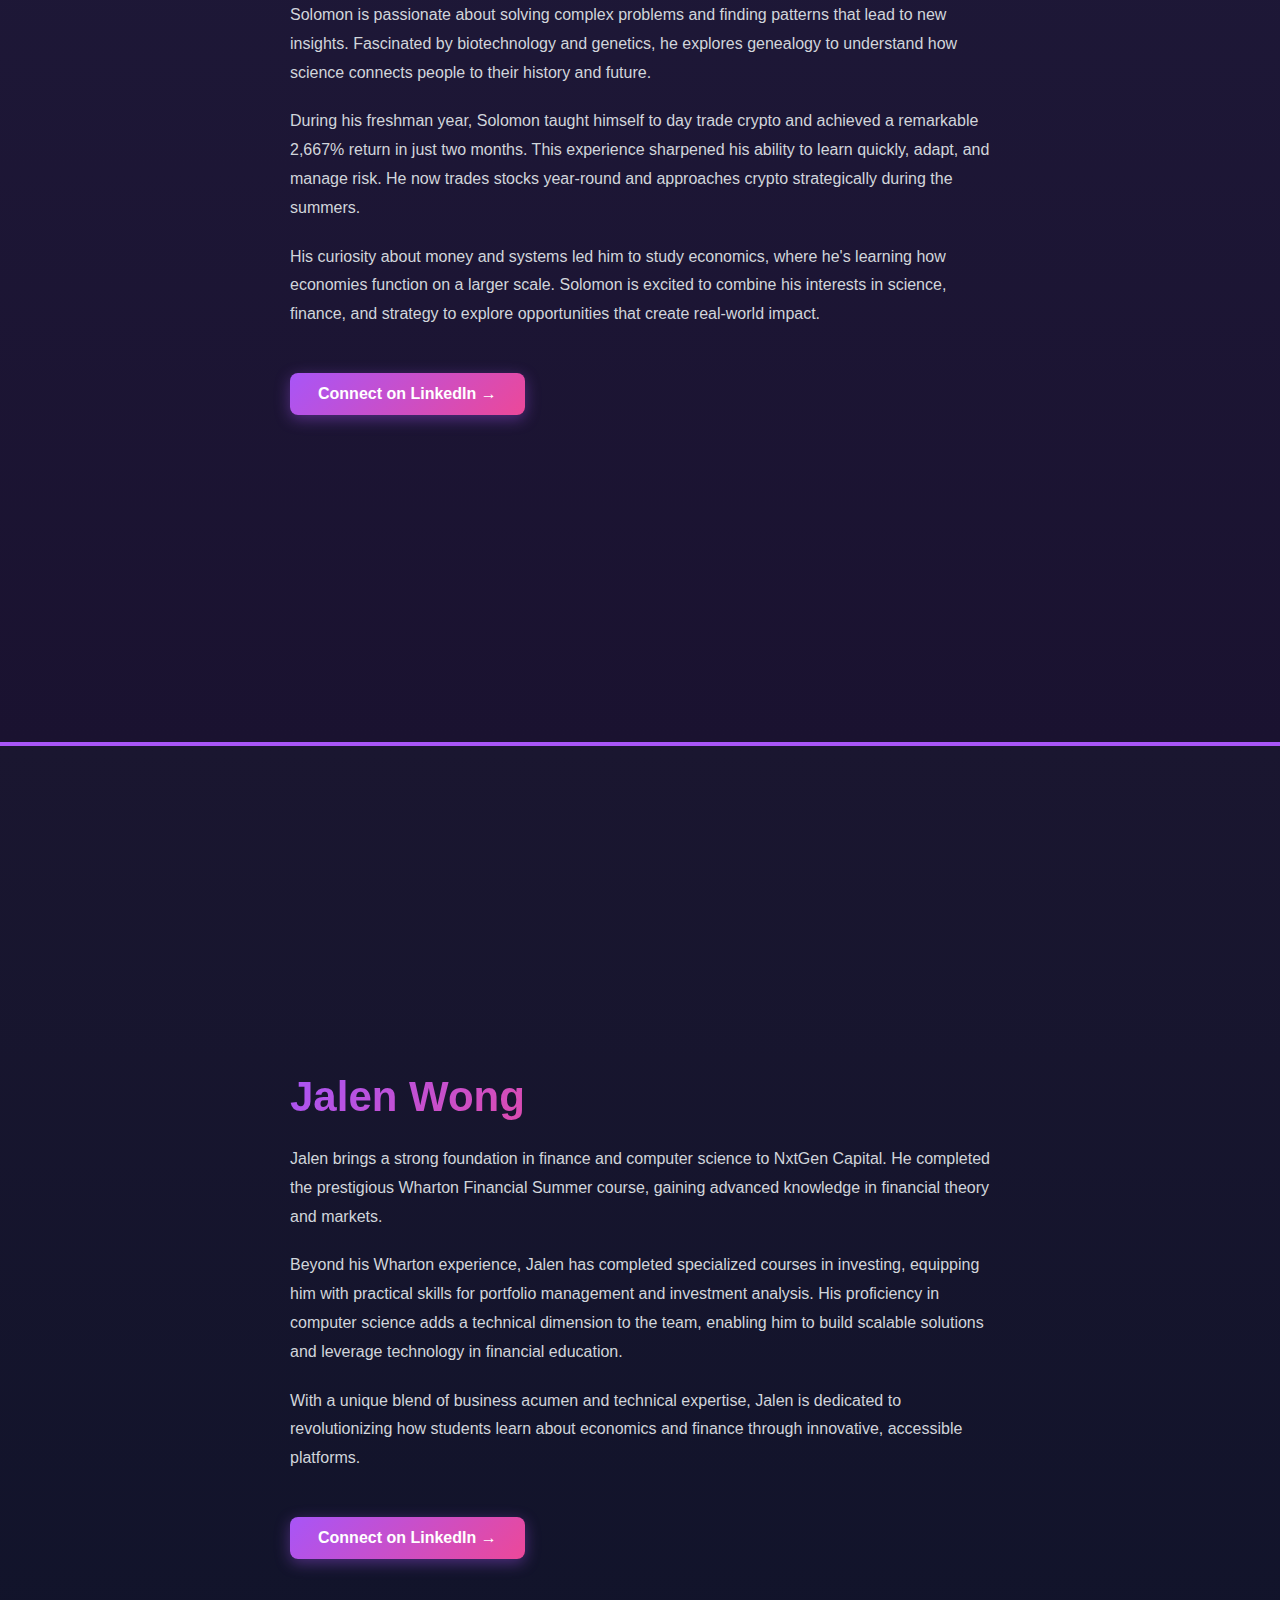
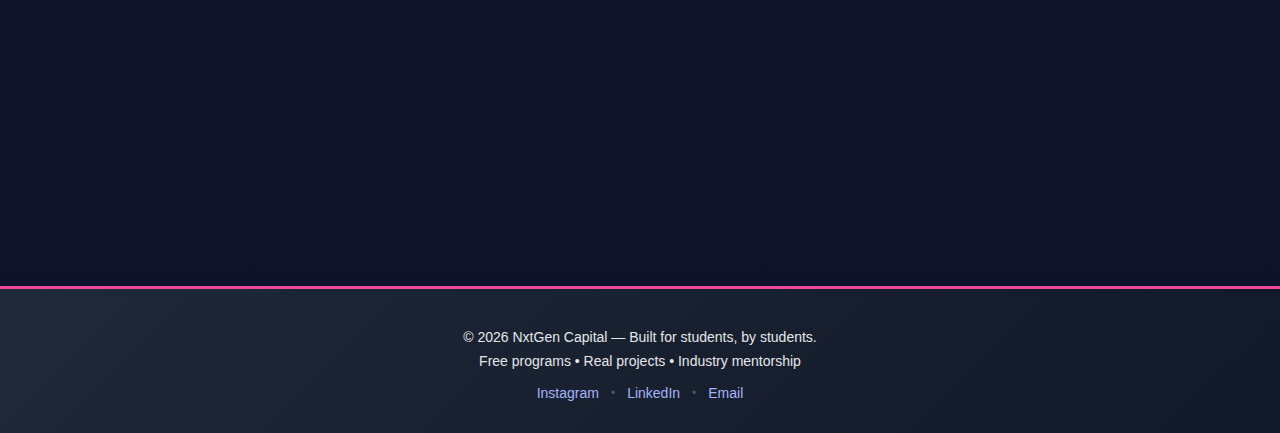
<file: docs/founders.html>
<!DOCTYPE html>
<html lang="en">
<head>
  <meta charset="UTF-8" />
  <meta name="viewport" content="width=device-width, initial-scale=1.0"/>
  <title>Founders - NxtGen Capital</title>
  <meta name="description" content="Meet the founders of NxtGen Capital — Solomon Mungai and Jalen Wong, visionary leaders shaping the future of economic education."/>
  <meta property="og:title" content="Meet the Founders - NxtGen Capital"/>
  <meta property="og:description" content="Visionary leaders shaping the future of economic education for students."/>
  <meta property="og:type" content="website"/>
  <meta property="og:url" content="https://solomonngugimungai.github.io/NextGen-Capital/founders.html"/>
  <meta name="twitter:card" content="summary"/>
  <meta name="twitter:title" content="Meet the Founders - NxtGen Capital"/>
  <meta name="twitter:description" content="Solomon Mungai and Jalen Wong — visionary leaders in economic education."/>
  <meta property="og:image" content="https://solomonngugimungai.github.io/NextGen-Capital/og-image.png"/>
  <meta name="twitter:image" content="https://solomonngugimungai.github.io/NextGen-Capital/og-image.png"/>
  <link rel="icon" href="data:image/svg+xml,<svg xmlns='http://www.w3.org/2000/svg' viewBox='0 0 100 100'><text y='.9em' font-size='90'>📈</text></svg>"/>
  <link rel="manifest" href="manifest.json"/>
  <meta name="theme-color" content="#6366f1"/>
  <link rel="stylesheet" href="styles.css"/>
</head>
<body>
  <a href="#main-content" class="skip-link">Skip to main content</a>

  <nav class="navbar" aria-label="Main navigation">
    <a href="index.html" class="logo">NxtGen Capital</a>
    <button class="nav-toggle" aria-label="Toggle navigation menu" aria-expanded="false">
      <span></span>
      <span></span>
      <span></span>
    </button>
    <ul class="nav-links">
      <li><a href="programs.html">Programs</a></li>
      <li><a href="speakers.html">Speakers</a></li>
      <li><a href="ambassador.html">Ambassador</a></li>
      <li><a href="student-signup.html">Student Sign-Up</a></li>
      <li><a href="founders.html">Founder</a></li>
      <li><a href="about.html">About</a></li>
      <li><a href="donate.html">Donate</a></li>
    </ul>
  </nav>

  <section class="founders-hero" id="main-content">
    <h1>Meet the Founders</h1>
    <p>Visionary leaders shaping the future of economic education</p>
  </section>

  <section class="founder-section">
    <div class="founder-content">
      <h2>Solomon Mungai</h2>
      <p>
        Solomon is passionate about solving complex problems and finding patterns that lead to new insights. Fascinated by biotechnology and genetics, he explores genealogy to understand how science connects people to their history and future.
      </p>
      <p>
        During his freshman year, Solomon taught himself to day trade crypto and achieved a remarkable 2,667% return in just two months. This experience sharpened his ability to learn quickly, adapt, and manage risk. He now trades stocks year-round and approaches crypto strategically during the summers.
      </p>
      <p>
        His curiosity about money and systems led him to study economics, where he's learning how economies function on a larger scale. Solomon is excited to combine his interests in science, finance, and strategy to explore opportunities that create real-world impact.
      </p>
      <a href="https://www.linkedin.com/in/solomon-ngugi-mungai-a6ba85383/" target="_blank" rel="noopener noreferrer" class="founder-link">Connect on LinkedIn →</a>
    </div>
  </section>

  <section class="founder-section">
    <div class="founder-content">
      <h2>Jalen Wong</h2>
      <p>
        Jalen brings a strong foundation in finance and computer science to NxtGen Capital. He completed the prestigious Wharton Financial Summer course, gaining advanced knowledge in financial theory and markets.
      </p>
      <p>
        Beyond his Wharton experience, Jalen has completed specialized courses in investing, equipping him with practical skills for portfolio management and investment analysis. His proficiency in computer science adds a technical dimension to the team, enabling him to build scalable solutions and leverage technology in financial education.
      </p>
      <p>
        With a unique blend of business acumen and technical expertise, Jalen is dedicated to revolutionizing how students learn about economics and finance through innovative, accessible platforms.
      </p>
      <a href="https://www.linkedin.com/in/jalen-wong-278a98370/" target="_blank" rel="noopener noreferrer" class="founder-link">Connect on LinkedIn →</a>
    </div>
  </section>

  <footer class="footer">
    <p>&copy; 2026 NxtGen Capital — Built for students, by students.</p>
    <p>Free programs &bull; Real projects &bull; Industry mentorship</p>
    <div class="footer-social">
      <a href="https://www.instagram.com/nxtgencapital" target="_blank" rel="noopener noreferrer" aria-label="Instagram">Instagram</a>
      <span class="footer-divider">&bull;</span>
      <a href="https://www.linkedin.com/company/nxtgen-capital" target="_blank" rel="noopener noreferrer" aria-label="LinkedIn">LinkedIn</a>
      <span class="footer-divider">&bull;</span>
      <a href="mailto:info@nxtgencapital.org" aria-label="Email us">Email</a>
    </div>
  </footer>

  <script>
    const navToggle = document.querySelector('.nav-toggle');
    const navLinks = document.querySelector('.nav-links');
    navToggle.addEventListener('click', () => {
      navLinks.classList.toggle('active');
      navToggle.classList.toggle('active');
      navToggle.setAttribute('aria-expanded', navLinks.classList.contains('active'));
    });

    // Intersection Observer for scroll animations
    const observerOptions = { threshold: 0.2, rootMargin: '0px 0px -100px 0px' };
    const observer = new IntersectionObserver((entries) => {
      entries.forEach(entry => {
        if (entry.isIntersecting) entry.target.classList.add('scroll-visible');
      });
    }, observerOptions);
    document.querySelectorAll('.founder-section').forEach(s => observer.observe(s));
  </script>
</body>
</html>
</file>
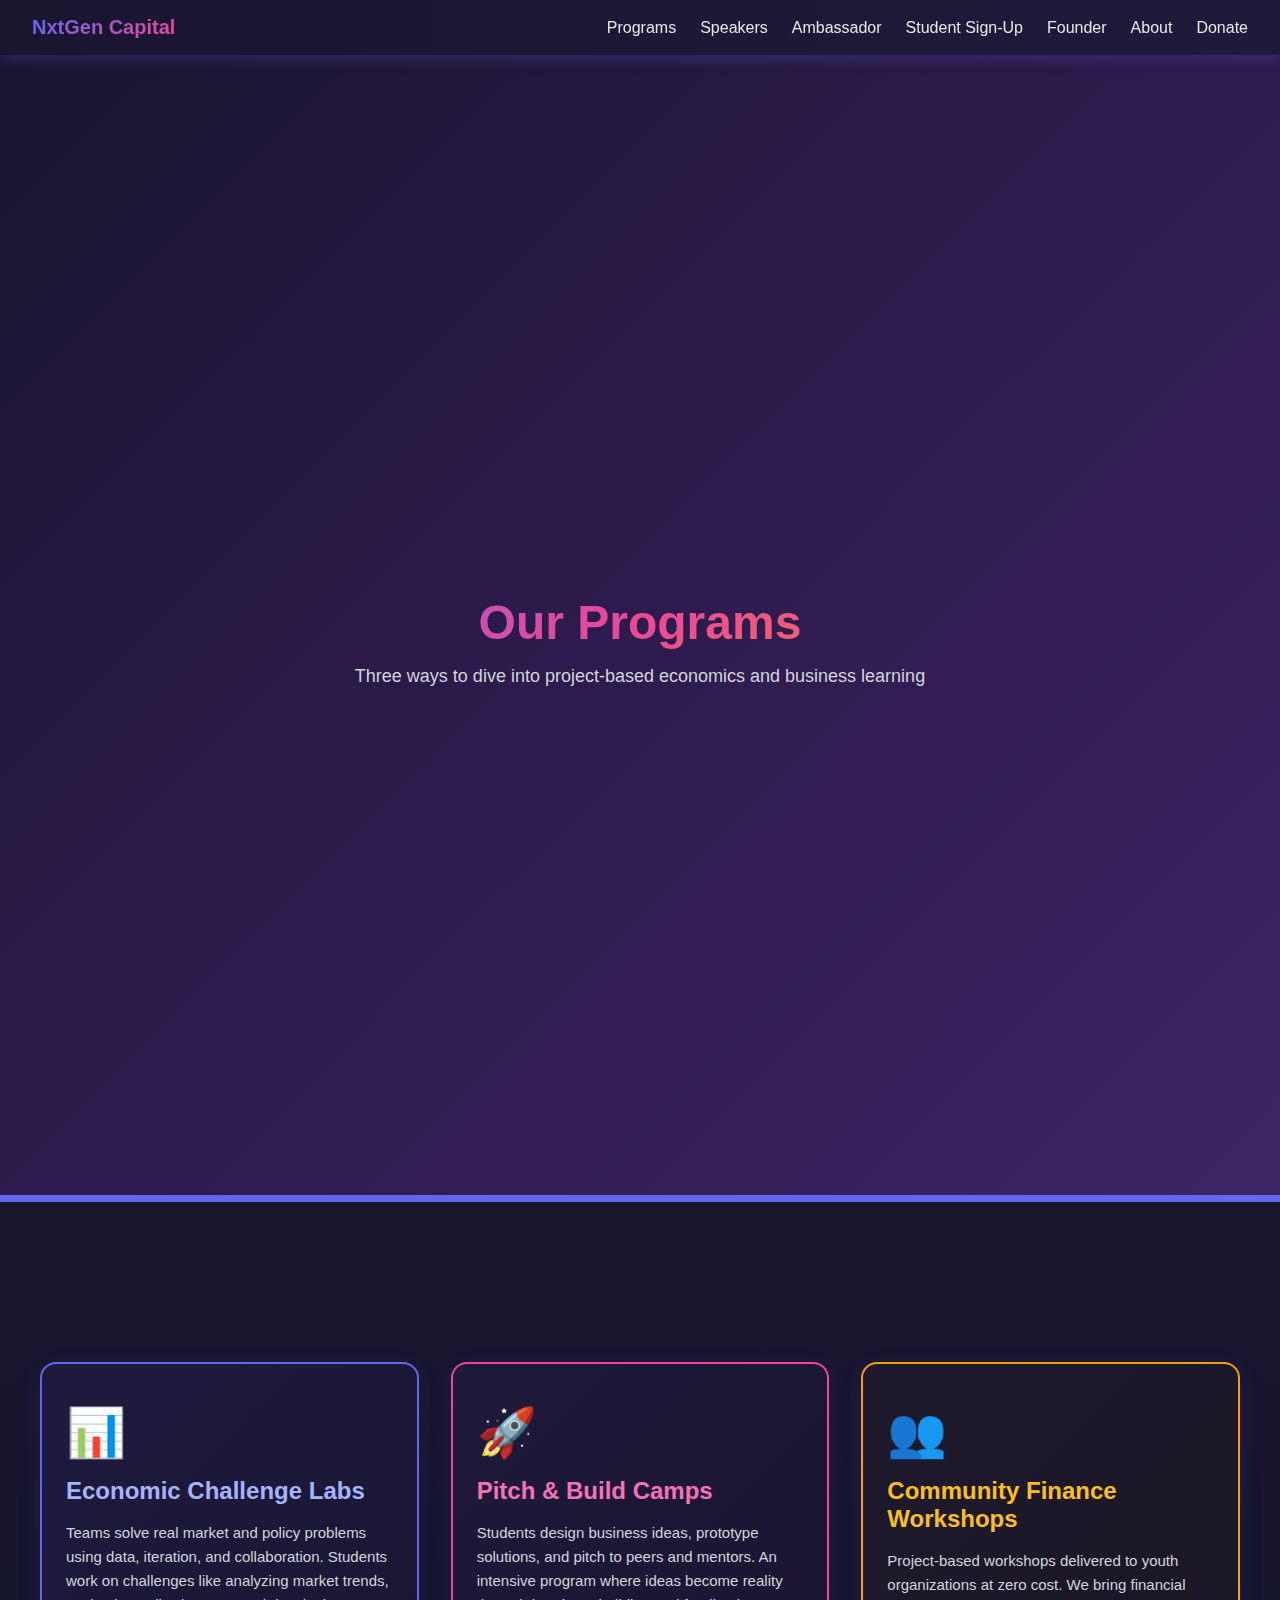
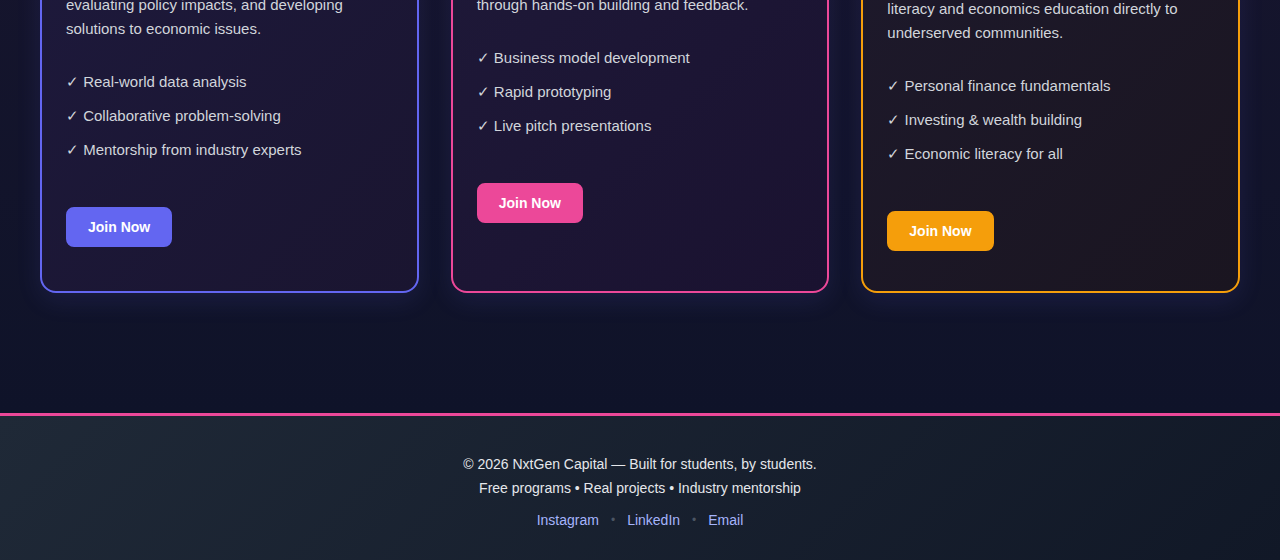
<file: docs/programs.html>
<!DOCTYPE html>
<html lang="en">
<head>
  <meta charset="UTF-8" />
  <meta name="viewport" content="width=device-width, initial-scale=1.0"/>
  <title>Our Programs - NxtGen Capital</title>
  <meta name="description" content="Explore NxtGen Capital's three project-based programs: Economic Challenge Labs, Pitch & Build Camps, and Community Finance Workshops."/>
  <meta property="og:title" content="Our Programs - NxtGen Capital"/>
  <meta property="og:description" content="Three ways to dive into project-based economics and business learning — labs, camps, and workshops."/>
  <meta property="og:type" content="website"/>
  <meta property="og:url" content="https://solomonngugimungai.github.io/NextGen-Capital/programs.html"/>
  <meta name="twitter:card" content="summary"/>
  <meta name="twitter:title" content="Our Programs - NxtGen Capital"/>
  <meta name="twitter:description" content="Explore NxtGen Capital's project-based economics and business programs for students."/>
  <meta property="og:image" content="https://solomonngugimungai.github.io/NextGen-Capital/og-image.png"/>
  <meta name="twitter:image" content="https://solomonngugimungai.github.io/NextGen-Capital/og-image.png"/>
  <link rel="icon" href="data:image/svg+xml,<svg xmlns='http://www.w3.org/2000/svg' viewBox='0 0 100 100'><text y='.9em' font-size='90'>📈</text></svg>"/>
  <link rel="manifest" href="manifest.json"/>
  <meta name="theme-color" content="#6366f1"/>
  <link rel="stylesheet" href="styles.css"/>
</head>
<body>
  <a href="#main-content" class="skip-link">Skip to main content</a>

  <nav class="navbar" aria-label="Main navigation">
    <a href="index.html" class="logo">NxtGen Capital</a>
    <button class="nav-toggle" aria-label="Toggle navigation menu" aria-expanded="false">
      <span></span>
      <span></span>
      <span></span>
    </button>
    <ul class="nav-links">
      <li><a href="programs.html">Programs</a></li>
      <li><a href="speakers.html">Speakers</a></li>
      <li><a href="ambassador.html">Ambassador</a></li>
      <li><a href="student-signup.html">Student Sign-Up</a></li>
      <li><a href="founders.html">Founder</a></li>
      <li><a href="about.html">About</a></li>
      <li><a href="donate.html">Donate</a></li>
    </ul>
  </nav>

  <section class="programs-hero" id="main-content">
    <h1>Our Programs</h1>
    <p>Three ways to dive into project-based economics and business learning</p>
  </section>

  <section class="programs-container">
    <div class="programs-grid">
      <div class="program-card program-card-labs">
        <div class="program-icon" role="img" aria-label="Chart icon">📊</div>
        <h3>Economic Challenge Labs</h3>
        <p>Teams solve real market and policy problems using data, iteration, and collaboration. Students work on challenges like analyzing market trends, evaluating policy impacts, and developing solutions to economic issues.</p>
        <ul class="program-features">
          <li>✓ Real-world data analysis</li>
          <li>✓ Collaborative problem-solving</li>
          <li>✓ Mentorship from industry experts</li>
        </ul>
        <a href="student-signup.html" class="program-btn">Join Now</a>
      </div>

      <div class="program-card program-card-camps">
        <div class="program-icon" role="img" aria-label="Rocket icon">🚀</div>
        <h3>Pitch &amp; Build Camps</h3>
        <p>Students design business ideas, prototype solutions, and pitch to peers and mentors. An intensive program where ideas become reality through hands-on building and feedback.</p>
        <ul class="program-features">
          <li>✓ Business model development</li>
          <li>✓ Rapid prototyping</li>
          <li>✓ Live pitch presentations</li>
        </ul>
        <a href="student-signup.html" class="program-btn">Join Now</a>
      </div>

      <div class="program-card program-card-workshops">
        <div class="program-icon" role="img" aria-label="People icon">👥</div>
        <h3>Community Finance Workshops</h3>
        <p>Project-based workshops delivered to youth organizations at zero cost. We bring financial literacy and economics education directly to underserved communities.</p>
        <ul class="program-features">
          <li>✓ Personal finance fundamentals</li>
          <li>✓ Investing &amp; wealth building</li>
          <li>✓ Economic literacy for all</li>
        </ul>
        <a href="student-signup.html" class="program-btn">Join Now</a>
      </div>
    </div>
  </section>

  <footer class="footer">
    <p>&copy; 2026 NxtGen Capital — Built for students, by students.</p>
    <p>Free programs &bull; Real projects &bull; Industry mentorship</p>
    <div class="footer-social">
      <a href="https://www.instagram.com/nxtgencapital" target="_blank" rel="noopener noreferrer" aria-label="Instagram">Instagram</a>
      <span class="footer-divider">&bull;</span>
      <a href="https://www.linkedin.com/company/nxtgen-capital" target="_blank" rel="noopener noreferrer" aria-label="LinkedIn">LinkedIn</a>
      <span class="footer-divider">&bull;</span>
      <a href="mailto:info@nxtgencapital.org" aria-label="Email us">Email</a>
    </div>
  </footer>

  <script>
    const navToggle = document.querySelector('.nav-toggle');
    const navLinks = document.querySelector('.nav-links');
    navToggle.addEventListener('click', () => {
      navLinks.classList.toggle('active');
      navToggle.classList.toggle('active');
      navToggle.setAttribute('aria-expanded', navLinks.classList.contains('active'));
    });
  </script>
</body>
</html>
</file>
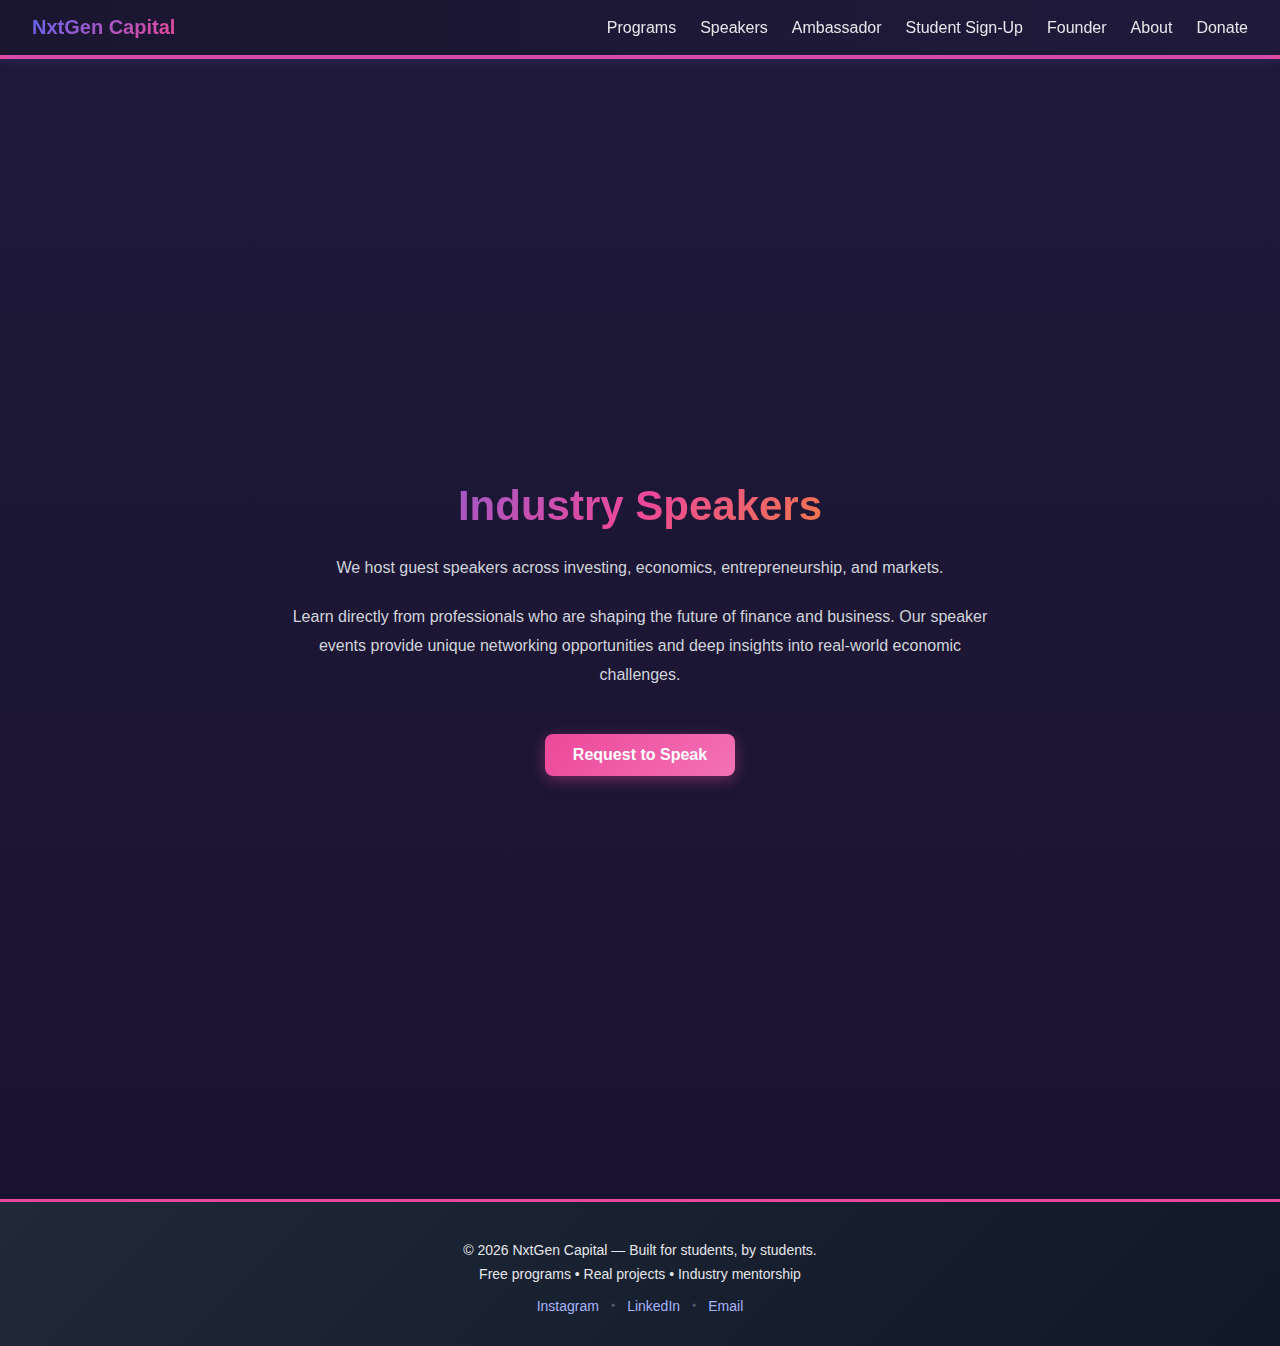
<file: docs/speakers.html>
<!DOCTYPE html>
<html lang="en">
<head>
  <meta charset="UTF-8" />
  <meta name="viewport" content="width=device-width, initial-scale=1.0"/>
  <title>Speakers - NxtGen Capital</title>
  <meta name="description" content="NxtGen Capital hosts guest speakers across investing, economics, entrepreneurship, and markets. Request to speak at our events."/>
  <meta property="og:title" content="Industry Speakers - NxtGen Capital"/>
  <meta property="og:description" content="Learn from professionals shaping the future of finance and business through our speaker events."/>
  <meta property="og:type" content="website"/>
  <meta property="og:url" content="https://solomonngugimungai.github.io/NextGen-Capital/speakers.html"/>
  <meta name="twitter:card" content="summary"/>
  <meta name="twitter:title" content="Industry Speakers - NxtGen Capital"/>
  <meta name="twitter:description" content="Guest speakers across investing, economics, entrepreneurship, and markets."/>
  <meta property="og:image" content="https://solomonngugimungai.github.io/NextGen-Capital/og-image.png"/>
  <meta name="twitter:image" content="https://solomonngugimungai.github.io/NextGen-Capital/og-image.png"/>
  <link rel="icon" href="data:image/svg+xml,<svg xmlns='http://www.w3.org/2000/svg' viewBox='0 0 100 100'><text y='.9em' font-size='90'>📈</text></svg>"/>
  <link rel="manifest" href="manifest.json"/>
  <meta name="theme-color" content="#6366f1"/>
  <link rel="stylesheet" href="styles.css"/>
</head>
<body>
  <a href="#main-content" class="skip-link">Skip to main content</a>

  <nav class="navbar" aria-label="Main navigation">
    <a href="index.html" class="logo">NxtGen Capital</a>
    <button class="nav-toggle" aria-label="Toggle navigation menu" aria-expanded="false">
      <span></span>
      <span></span>
      <span></span>
    </button>
    <ul class="nav-links">
      <li><a href="programs.html">Programs</a></li>
      <li><a href="speakers.html">Speakers</a></li>
      <li><a href="ambassador.html">Ambassador</a></li>
      <li><a href="student-signup.html">Student Sign-Up</a></li>
      <li><a href="founders.html">Founder</a></li>
      <li><a href="about.html">About</a></li>
      <li><a href="donate.html">Donate</a></li>
    </ul>
  </nav>

  <section class="speakers-section" id="main-content">
    <div class="speakers-content">
      <h1>Industry Speakers</h1>
      <p>We host guest speakers across investing, economics, entrepreneurship, and markets.</p>
      <p>Learn directly from professionals who are shaping the future of finance and business. Our speaker events provide unique networking opportunities and deep insights into real-world economic challenges.</p>
      <a href="https://docs.google.com/forms/d/e/1FAIpQLSfdIIhRTasVZ1YvvIDjXv0UhYuzjcJ6WNHo2keahIcFEPsHlA/viewform" target="_blank" rel="noopener noreferrer" class="cta-button">Request to Speak</a>
    </div>
  </section>

  <footer class="footer">
    <p>&copy; 2026 NxtGen Capital — Built for students, by students.</p>
    <p>Free programs &bull; Real projects &bull; Industry mentorship</p>
    <div class="footer-social">
      <a href="https://www.instagram.com/nxtgencapital" target="_blank" rel="noopener noreferrer" aria-label="Instagram">Instagram</a>
      <span class="footer-divider">&bull;</span>
      <a href="https://www.linkedin.com/company/nxtgen-capital" target="_blank" rel="noopener noreferrer" aria-label="LinkedIn">LinkedIn</a>
      <span class="footer-divider">&bull;</span>
      <a href="mailto:info@nxtgencapital.org" aria-label="Email us">Email</a>
    </div>
  </footer>

  <script>
    const navToggle = document.querySelector('.nav-toggle');
    const navLinks = document.querySelector('.nav-links');
    navToggle.addEventListener('click', () => {
      navLinks.classList.toggle('active');
      navToggle.classList.toggle('active');
      navToggle.setAttribute('aria-expanded', navLinks.classList.contains('active'));
    });
  </script>
</body>
</html>
</file>
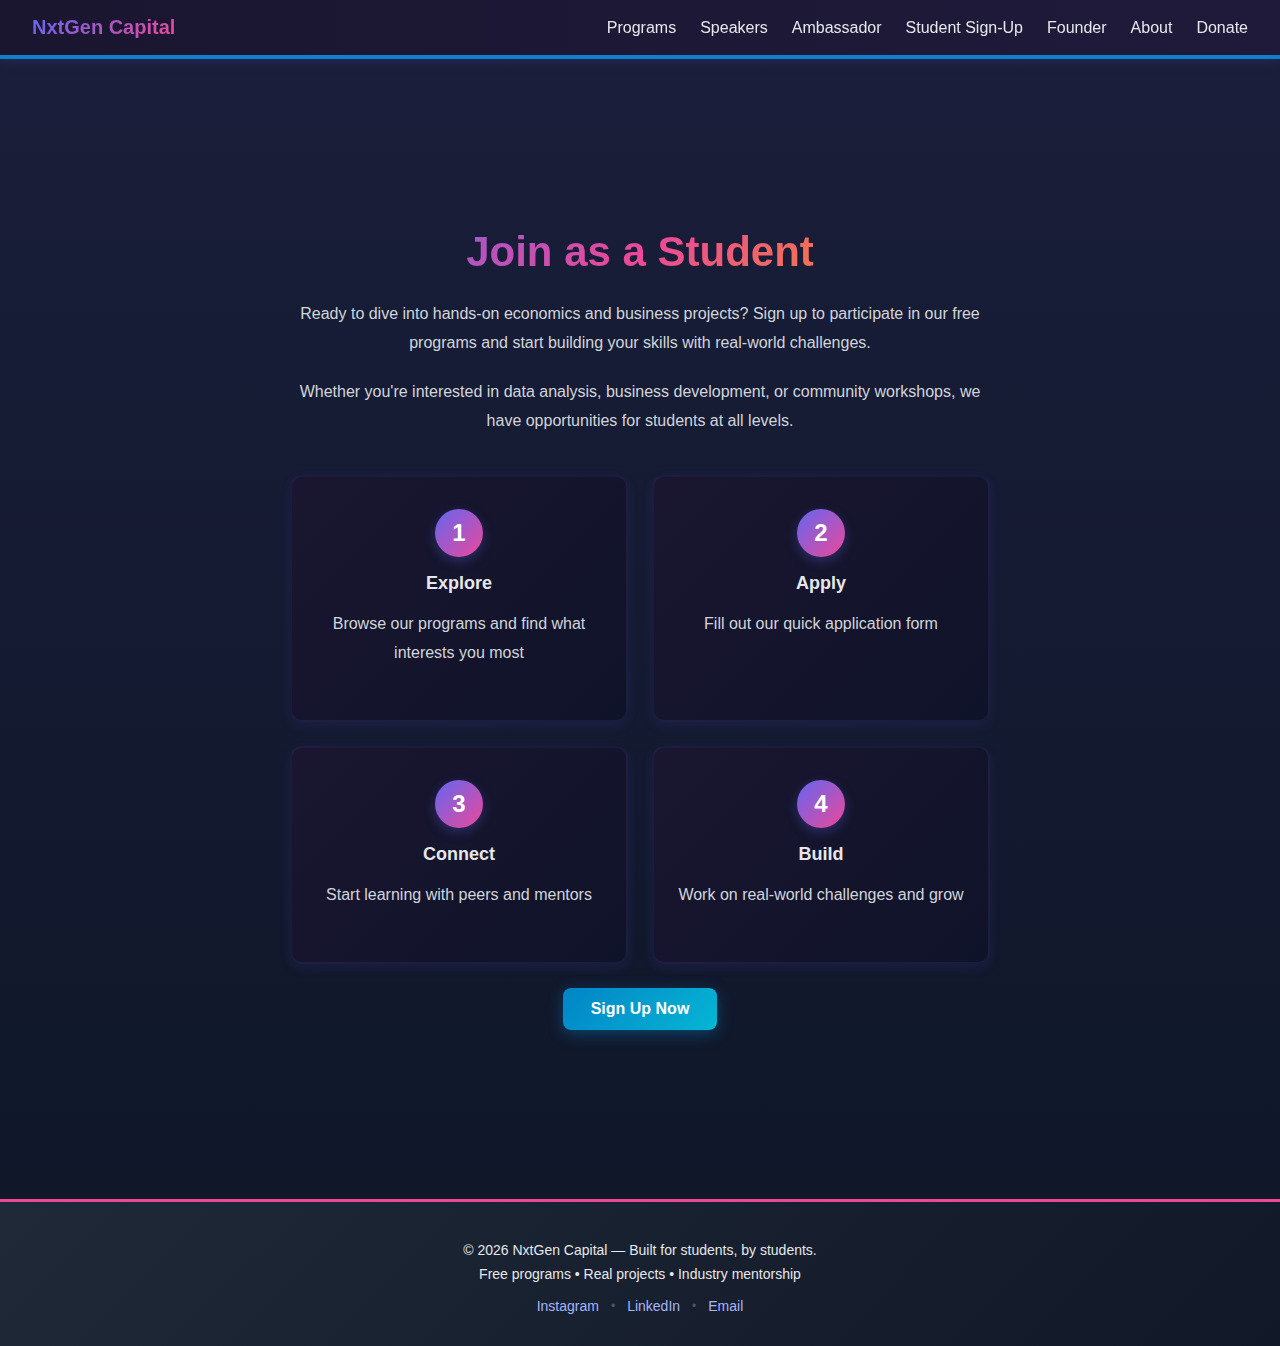
<file: docs/student-signup.html>
<!DOCTYPE html>
<html lang="en">
<head>
  <meta charset="UTF-8" />
  <meta name="viewport" content="width=device-width, initial-scale=1.0"/>
  <title>Join as a Student - NxtGen Capital</title>
  <meta name="description" content="Sign up to participate in NxtGen Capital's free programs. Hands-on economics and business projects for students at all levels."/>
  <meta property="og:title" content="Join as a Student - NxtGen Capital"/>
  <meta property="og:description" content="Sign up for free, project-based economics and business programs. Data analysis, business development, and community workshops."/>
  <meta property="og:type" content="website"/>
  <meta property="og:url" content="https://solomonngugimungai.github.io/NextGen-Capital/student-signup.html"/>
  <meta name="twitter:card" content="summary"/>
  <meta name="twitter:title" content="Join as a Student - NxtGen Capital"/>
  <meta name="twitter:description" content="Sign up for free, project-based economics and business programs for students."/>
  <meta property="og:image" content="https://solomonngugimungai.github.io/NextGen-Capital/og-image.png"/>
  <meta name="twitter:image" content="https://solomonngugimungai.github.io/NextGen-Capital/og-image.png"/>
  <link rel="icon" href="data:image/svg+xml,<svg xmlns='http://www.w3.org/2000/svg' viewBox='0 0 100 100'><text y='.9em' font-size='90'>📈</text></svg>"/>
  <link rel="manifest" href="manifest.json"/>
  <meta name="theme-color" content="#6366f1"/>
  <link rel="stylesheet" href="styles.css"/>
</head>
<body>
  <a href="#main-content" class="skip-link">Skip to main content</a>

  <nav class="navbar" aria-label="Main navigation">
    <a href="index.html" class="logo">NxtGen Capital</a>
    <button class="nav-toggle" aria-label="Toggle navigation menu" aria-expanded="false">
      <span></span>
      <span></span>
      <span></span>
    </button>
    <ul class="nav-links">
      <li><a href="programs.html">Programs</a></li>
      <li><a href="speakers.html">Speakers</a></li>
      <li><a href="ambassador.html">Ambassador</a></li>
      <li><a href="student-signup.html">Student Sign-Up</a></li>
      <li><a href="founders.html">Founder</a></li>
      <li><a href="about.html">About</a></li>
      <li><a href="donate.html">Donate</a></li>
    </ul>
  </nav>

  <section class="signup-section" id="main-content">
    <div class="signup-content">
      <h1>Join as a Student</h1>
      <p>Ready to dive into hands-on economics and business projects? Sign up to participate in our free programs and start building your skills with real-world challenges.</p>
      <p>Whether you're interested in data analysis, business development, or community workshops, we have opportunities for students at all levels.</p>

      <div class="steps-container">
        <div class="step-card">
          <div class="step-number">1</div>
          <h3>Explore</h3>
          <p>Browse our programs and find what interests you most</p>
        </div>

        <div class="step-card">
          <div class="step-number">2</div>
          <h3>Apply</h3>
          <p>Fill out our quick application form</p>
        </div>

        <div class="step-card">
          <div class="step-number">3</div>
          <h3>Connect</h3>
          <p>Start learning with peers and mentors</p>
        </div>

        <div class="step-card">
          <div class="step-number">4</div>
          <h3>Build</h3>
          <p>Work on real-world challenges and grow</p>
        </div>
      </div>

      <a href="https://docs.google.com/forms/d/e/1FAIpQLSci7XgnSjovh2Blmyev8lfagH4kKbffyqLlJYFJxe6xBQA0rg/viewform?usp=publish-editor" target="_blank" rel="noopener noreferrer" class="cta-button">Sign Up Now</a>
    </div>
  </section>

  <footer class="footer">
    <p>&copy; 2026 NxtGen Capital — Built for students, by students.</p>
    <p>Free programs &bull; Real projects &bull; Industry mentorship</p>
    <div class="footer-social">
      <a href="https://www.instagram.com/nxtgencapital" target="_blank" rel="noopener noreferrer" aria-label="Instagram">Instagram</a>
      <span class="footer-divider">&bull;</span>
      <a href="https://www.linkedin.com/company/nxtgen-capital" target="_blank" rel="noopener noreferrer" aria-label="LinkedIn">LinkedIn</a>
      <span class="footer-divider">&bull;</span>
      <a href="mailto:info@nxtgencapital.org" aria-label="Email us">Email</a>
    </div>
  </footer>

  <script>
    const navToggle = document.querySelector('.nav-toggle');
    const navLinks = document.querySelector('.nav-links');
    navToggle.addEventListener('click', () => {
      navLinks.classList.toggle('active');
      navToggle.classList.toggle('active');
      navToggle.setAttribute('aria-expanded', navLinks.classList.contains('active'));
    });
  </script>
</body>
</html>
</file>
<file: docs/styles.css>
body {
  margin: 0;
  font-family: -apple-system, BlinkMacSystemFont, "Segoe UI", Roboto, Arial, sans-serif;
  background: linear-gradient(135deg, #0f172a 0%, #1e1b4b 50%, #2d1b69 100%);
  color: #e5e7eb;
  scroll-behavior: smooth;
  animation: pageFadeIn 0.5s ease;
}

@keyframes pageFadeIn {
  from { opacity: 0; }
  to { opacity: 1; }
}

/* Skip-to-content link */
.skip-link {
  position: absolute;
  top: -100%;
  left: 16px;
  background: #6366f1;
  color: #fff;
  padding: 8px 16px;
  border-radius: 0 0 8px 8px;
  z-index: 200;
  font-weight: 600;
  text-decoration: none;
  transition: top 0.2s ease;
}

.skip-link:focus {
  top: 0;
}

/* Focus states for keyboard navigation */
a:focus-visible,
button:focus-visible,
input:focus-visible,
textarea:focus-visible,
select:focus-visible {
  outline: 3px solid #6366f1;
  outline-offset: 2px;
}

.navbar {
  display: flex;
  justify-content: space-between;
  align-items: center;
  padding: 16px 32px;
  background: linear-gradient(90deg, #1a1630 0%, #1f1a3a 100%);
  box-shadow: 0 4px 12px rgba(99, 102, 241, 0.25);
  position: sticky;
  top: 0;
  transition: all 0.3s ease;
  z-index: 100;
}

.logo {
  font-size: 20px;
  font-weight: 700;
  transition: all 0.3s ease;
  background: linear-gradient(135deg, #6366f1 0%, #ec4899 100%);
  -webkit-background-clip: text;
  -webkit-text-fill-color: transparent;
  background-clip: text;
  text-decoration: none;
}

.logo:hover {
  transform: scale(1.05);
  filter: brightness(1.2);
}

.nav-links {
  list-style: none;
  display: flex;
  gap: 24px;
  margin: 0;
  padding: 0;
}

.nav-links a {
  text-decoration: none;
  color: #e5e7eb;
  font-weight: 500;
  transition: all 0.3s ease;
  position: relative;
}

.nav-links a:hover {
  color: #6366f1;
}

.nav-links a::after {
  content: '';
  position: absolute;
  bottom: -4px;
  left: 0;
  width: 0;
  height: 2px;
  background: linear-gradient(90deg, #6366f1 0%, #ec4899 100%);
  transition: width 0.3s ease;
}

.nav-links a:hover::after {
  width: 100%;
}

/* Hamburger menu toggle button */
.nav-toggle {
  display: none;
  background: none;
  border: none;
  cursor: pointer;
  padding: 8px;
  z-index: 110;
}

.nav-toggle span {
  display: block;
  width: 24px;
  height: 2px;
  background: #e5e7eb;
  margin: 5px 0;
  border-radius: 2px;
  transition: all 0.3s ease;
}

.nav-toggle.active span:nth-child(1) {
  transform: rotate(45deg) translate(5px, 5px);
}

.nav-toggle.active span:nth-child(2) {
  opacity: 0;
}

.nav-toggle.active span:nth-child(3) {
  transform: rotate(-45deg) translate(5px, -5px);
}

.hero {
  text-align: center;
  padding: 140px 20px;
  background: linear-gradient(135deg, #1a1630 0%, #2d1b4d 50%, #3d2565 100%);
  margin-bottom: 8px;
  animation: slideInDown 0.8s ease;
  min-height: 100vh;
  display: flex;
  flex-direction: column;
  justify-content: center;
  align-items: center;
}

.hero h1 {
  font-size: 36px;
  margin-bottom: 12px;
  background: linear-gradient(135deg, #6366f1 0%, #ec4899 50%, #f59e0b 100%);
  -webkit-background-clip: text;
  -webkit-text-fill-color: transparent;
  background-clip: text;
  animation: fadeInUp 0.8s ease 0.2s both;
}

.hero p {
  font-size: 18px;
  margin-bottom: 24px;
  color: #d1d5db;
  animation: fadeInUp 0.8s ease 0.4s both;
}

.launch-badge {
  display: inline-block;
  padding: 8px 20px;
  border: 2px solid #f59e0b;
  border-radius: 50px;
  color: #fbbf24;
  font-weight: 700;
  font-size: 14px;
  letter-spacing: 1.5px;
  text-transform: uppercase;
  margin-bottom: 28px;
  animation: fadeInUp 0.8s ease 0.5s both;
}

@keyframes slideInDown {
  from {
    opacity: 0;
    transform: translateY(-30px);
  }
  to {
    opacity: 1;
    transform: translateY(0);
  }
}

@keyframes fadeInUp {
  from {
    opacity: 0;
    transform: translateY(20px);
  }
  to {
    opacity: 1;
    transform: translateY(0);
  }
}

.btn {
  background: linear-gradient(135deg, #6366f1 0%, #ec4899 100%);
  color: white;
  padding: 12px 24px;
  border-radius: 8px;
  text-decoration: none;
  font-weight: 600;
  border: none;
  cursor: pointer;
  transition: all 0.3s ease;
  box-shadow: 0 4px 15px rgba(99, 102, 241, 0.4);
  display: inline-block;
}

.btn:hover {
  transform: translateY(-3px) scale(1.02);
  box-shadow: 0 8px 25px rgba(99, 102, 241, 0.6);
}

.btn:active {
  transform: translateY(-1px);
}

.btn-outline, .btn-outline:visited {
  border: 2px solid #6366f1;
  color: #6366f1;
  padding: 10px 22px;
  border-radius: 8px;
  text-decoration: none;
  font-weight: 600;
  transition: all 0.3s ease;
  background: transparent;
  cursor: pointer;
  display: inline-block;
}

.btn-outline:hover {
  background: #6366f1;
  color: white;
  transform: translateY(-3px);
  box-shadow: 0 4px 15px rgba(99, 102, 241, 0.4);
}

.menlo-banner {
  text-align: center;
  padding: 16px;
  background: linear-gradient(90deg, #1f1a3a 0%, #2d1b4d 100%);
  font-size: 16px;
  font-weight: 500;
  border-top: 2px solid #ec4899;
  border-bottom: 2px solid #6366f1;
  color: #e5e7eb;
}

/* ===== Testimonials Section ===== */
.testimonials {
  padding: 80px 20px;
  text-align: center;
  background: linear-gradient(180deg, #1a1630 0%, #0f1329 100%);
  border-top: 4px solid #6366f1;
}

.testimonials h2 {
  background: linear-gradient(135deg, #6366f1 0%, #ec4899 50%, #f59e0b 100%);
  -webkit-background-clip: text;
  -webkit-text-fill-color: transparent;
  background-clip: text;
  font-size: 32px;
  margin-bottom: 48px;
}

.testimonials-grid {
  display: grid;
  grid-template-columns: repeat(auto-fit, minmax(280px, 1fr));
  gap: 24px;
  max-width: 1000px;
  margin: 0 auto;
}

.testimonial-card {
  background: linear-gradient(135deg, #1e1a3e 0%, #1a1530 100%);
  padding: 32px 24px;
  border-radius: 12px;
  border: 1px solid rgba(99, 102, 241, 0.15);
  text-align: left;
  transition: all 0.3s ease;
  animation: slideUp 0.6s ease both;
}

.testimonial-card:nth-child(2) { animation-delay: 0.1s; }
.testimonial-card:nth-child(3) { animation-delay: 0.2s; }

.testimonial-card:hover {
  transform: translateY(-6px);
  box-shadow: 0 12px 30px rgba(99, 102, 241, 0.2);
  border-color: rgba(236, 72, 153, 0.3);
}

.testimonial-card p {
  color: #d1d5db;
  font-size: 15px;
  line-height: 1.7;
  margin: 0 0 16px;
  font-style: italic;
}

.testimonial-card .testimonial-author {
  color: #a5b4fc;
  font-weight: 600;
  font-size: 14px;
  font-style: normal;
}

.section {
  padding: 120px 20px;
  text-align: center;
  animation: fadeInSection 0.8s ease;
  min-height: 80vh;
  display: flex;
  flex-direction: column;
  justify-content: center;
  align-items: center;
}

.section h2 {
  background: linear-gradient(135deg, #6366f1 0%, #ec4899 50%, #f59e0b 100%);
  -webkit-background-clip: text;
  -webkit-text-fill-color: transparent;
  background-clip: text;
  animation: slideInLeft 0.6s ease;
  position: relative;
  padding-bottom: 16px;
  display: inline-block;
  transition: transform 0.3s ease, filter 0.3s ease;
  cursor: pointer;
}

.section h2:hover {
  transform: scale(1.05) rotateZ(1deg);
  filter: brightness(1.1);
}

.section h2::after {
  content: '';
  position: absolute;
  bottom: 0;
  left: 0;
  width: 0;
  height: 4px;
  background: linear-gradient(90deg, #6366f1 0%, #ec4899 50%, #f59e0b 100%);
  border-radius: 2px;
  transition: width 0.8s cubic-bezier(0.34, 1.56, 0.64, 1);
}

.section.scroll-visible h2::after {
  width: 100%;
}

.section-subtitle {
  font-size: 18px;
  color: #666;
  margin-bottom: 40px;
  animation: fadeInUp 0.8s ease 0.2s both;
}

@keyframes fadeInSection {
  from {
    opacity: 0;
    transform: translateY(20px);
  }
  to {
    opacity: 1;
    transform: translateY(0);
  }
}

@keyframes slideInLeft {
  from {
    opacity: 0;
    transform: translateX(-30px);
  }
  to {
    opacity: 1;
    transform: translateX(0);
  }
}

/* Section-specific animations */
#projects {
  background: linear-gradient(180deg, #1a1630 0%, #0f1329 100%);
  border-top: 4px solid #6366f1;
}

#speakers {
  background: linear-gradient(180deg, #1f1a3a 0%, #1a1230 100%);
  border-top: 4px solid #ec4899;
}

#ambassador {
  background: linear-gradient(180deg, #1e1730 0%, #1a1325 100%);
  border-top: 4px solid #f59e0b;
}

#student-signup {
  background: linear-gradient(180deg, #1a1e3a 0%, #0f1729 100%);
  border-top: 4px solid #0284c7;
}

#about {
  background: linear-gradient(180deg, #1a2a1a 0%, #0f1a0f 100%);
  border-top: 4px solid #22c55e;
}

#founders {
  background: linear-gradient(180deg, #1f1a3a 0%, #1a1230 100%);
  border-top: 4px solid #a855f7;
}

.get-started-section {
  background: linear-gradient(135deg, #1a1a3e 0%, #0f1329 100%);
  border-top: 4px solid #6366f1;
}

/* Scroll-triggered section animations */
.section.scroll-visible {
  animation: fadeInSection 0.6s ease forwards;
}

.section.scroll-visible h2 {
  animation: slideInWithRotate 0.8s cubic-bezier(0.34, 1.56, 0.64, 1) forwards;
}

.section.scroll-visible .section-subtitle {
  animation: fadeInUp 0.8s ease 0.2s both;
}

@keyframes slideInWithRotate {
  from {
    opacity: 0;
    transform: translateX(-40px) rotateZ(-2deg);
  }
  to {
    opacity: 1;
    transform: translateX(0) rotateZ(0deg);
  }
}

@keyframes expandWidth {
  from {
    width: 0;
  }
  to {
    width: 100%;
  }
}

.programs-grid {
  display: grid;
  grid-template-columns: repeat(auto-fit, minmax(320px, 1fr));
  gap: 32px;
  margin-top: 40px;
  padding: 0 20px;
  max-width: 1200px;
  margin-left: auto;
  margin-right: auto;
  width: 100%;
}

.program-card {
  padding: 40px 24px;
  border-radius: 16px;
  box-shadow: 0 8px 24px rgba(99, 102, 241, 0.12);
  transition: all 0.3s cubic-bezier(0.34, 1.56, 0.64, 1);
  animation: slideUp 0.6s ease;
  border: 2px solid transparent;
  position: relative;
  overflow: hidden;
}

.program-card::before {
  content: '';
  position: absolute;
  top: 0;
  left: 0;
  right: 0;
  height: 4px;
  background: linear-gradient(90deg, currentColor 0%, transparent 100%);
  opacity: 0;
  transition: opacity 0.3s ease;
}

.program-card:hover {
  transform: translateY(-12px);
  box-shadow: 0 16px 40px rgba(99, 102, 241, 0.25);
}

.program-card:hover::before {
  opacity: 1;
}

.program-card-labs {
  background: linear-gradient(135deg, #1e1a3e 0%, #1a1530 100%);
  border-color: #6366f1;
}

.program-card-labs::before {
  background: linear-gradient(90deg, #6366f1 0%, transparent 100%);
}

.program-card-camps {
  background: linear-gradient(135deg, #1f1a3a 0%, #1a1230 100%);
  border-color: #ec4899;
}

.program-card-camps::before {
  background: linear-gradient(90deg, #ec4899 0%, transparent 100%);
}

.program-card-workshops {
  background: linear-gradient(135deg, #1e1a2e 0%, #1a1520 100%);
  border-color: #f59e0b;
}

.program-card-workshops::before {
  background: linear-gradient(90deg, #f59e0b 0%, transparent 100%);
}

.program-icon {
  font-size: 48px;
  margin-bottom: 16px;
  display: block;
  animation: bounce 0.6s ease 0.3s both;
}

@keyframes bounce {
  from {
    opacity: 0;
    transform: scale(0.5) translateY(10px);
  }
  to {
    opacity: 1;
    transform: scale(1) translateY(0);
  }
}

.program-card h3 {
  font-size: 24px;
  margin-bottom: 16px;
  margin-top: 0;
  color: #e5e7eb;
  font-weight: 700;
}

.program-card-labs h3 {
  color: #a5b4fc;
}

.program-card-camps h3 {
  color: #f472b6;
}

.program-card-workshops h3 {
  color: #fbbf24;
}

.program-card p {
  color: #d1d5db;
  line-height: 1.6;
  margin-bottom: 24px;
  font-size: 15px;
}

.program-features {
  list-style: none;
  padding: 0;
  margin: 24px 0;
}

.program-features li {
  padding: 8px 0;
  color: #d1d5db;
  font-size: 15px;
  animation: fadeInListItem 0.5s ease backwards;
}

.program-features li:nth-child(1) { animation-delay: 0.1s; }
.program-features li:nth-child(2) { animation-delay: 0.2s; }
.program-features li:nth-child(3) { animation-delay: 0.3s; }

@keyframes fadeInListItem {
  from {
    opacity: 0;
    transform: translateX(-10px);
  }
  to {
    opacity: 1;
    transform: translateX(0);
  }
}

.program-btn {
  display: inline-block;
  margin-top: 16px;
  padding: 10px 20px;
  border-radius: 8px;
  text-decoration: none;
  font-weight: 600;
  font-size: 14px;
  transition: all 0.3s ease;
  border: 2px solid;
}

.program-card-labs .program-btn {
  background: #6366f1;
  color: white;
  border-color: #6366f1;
}

.program-card-labs .program-btn:hover {
  transform: translateY(-2px);
  box-shadow: 0 4px 12px rgba(99, 102, 241, 0.3);
}

.program-card-camps .program-btn {
  background: #ec4899;
  color: white;
  border-color: #ec4899;
}

.program-card-camps .program-btn:hover {
  transform: translateY(-2px);
  box-shadow: 0 4px 12px rgba(236, 72, 153, 0.3);
}

.program-card-workshops .program-btn {
  background: #f59e0b;
  color: white;
  border-color: #f59e0b;
}

.program-card-workshops .program-btn:hover {
  transform: translateY(-2px);
  box-shadow: 0 4px 12px rgba(245, 158, 11, 0.3);
}

.card-container {
  display: grid;
  grid-template-columns: repeat(auto-fit, minmax(250px, 1fr));
  gap: 20px;
  margin-top: 32px;
  padding: 0 20px;
}

.card {
  background: linear-gradient(135deg, #1a1630 0%, #0f1329 100%);
  padding: 24px;
  border-radius: 12px;
  box-shadow: 0 4px 15px rgba(99, 102, 241, 0.1);
  text-align: left;
  transition: all 0.3s ease;
  border: 1px solid rgba(99, 102, 241, 0.1);
  animation: slideUp 0.6s ease;
}

.card:hover {
  transform: translateY(-8px);
  box-shadow: 0 12px 30px rgba(99, 102, 241, 0.2);
  border-color: rgba(236, 72, 153, 0.3);
}

.card h3 {
  margin-top: 0;
  color: #a5b4fc;
}

@keyframes slideUp {
  from {
    opacity: 0;
    transform: translateY(20px);
  }
  to {
    opacity: 1;
    transform: translateY(0);
  }
}

.footer {
  background: linear-gradient(135deg, #1f2937 0%, #111827 100%);
  text-align: center;
  padding: 32px 20px;
  font-size: 14px;
  color: #e5e7eb;
  border-top: 3px solid #ec4899;
  animation: slideInUp 0.8s ease;
}

.footer p {
  margin: 8px 0;
}

@keyframes slideInUp {
  from {
    opacity: 0;
    transform: translateY(30px);
  }
  to {
    opacity: 1;
    transform: translateY(0);
  }
}

/* Steps Section */
.get-started-section {
  background: linear-gradient(135deg, #ffffff 0%, #f8f6ff 100%);
}

.steps-container {
  display: grid;
  grid-template-columns: repeat(auto-fit, minmax(240px, 1fr));
  gap: 24px;
  margin-top: 40px;
  max-width: 1000px;
  margin-left: auto;
  margin-right: auto;
}

.step-card {
  background: linear-gradient(135deg, #1a1630 0%, #0f1329 100%);
  padding: 32px 24px;
  border-radius: 12px;
  text-align: center;
  box-shadow: 0 4px 12px rgba(99, 102, 241, 0.1);
  transition: all 0.3s ease;
  position: relative;
  border: 2px solid rgba(99, 102, 241, 0.1);
  animation: slideUp 0.6s ease;
}

.step-card:hover {
  transform: translateY(-8px);
  box-shadow: 0 12px 24px rgba(99, 102, 241, 0.2);
  border-color: #6366f1;
}

.step-number {
  width: 48px;
  height: 48px;
  background: linear-gradient(135deg, #6366f1 0%, #ec4899 100%);
  color: white;
  border-radius: 50%;
  display: flex;
  align-items: center;
  justify-content: center;
  font-size: 24px;
  font-weight: 700;
  margin: 0 auto 16px;
  box-shadow: 0 4px 12px rgba(99, 102, 241, 0.3);
}

.step-card h3 {
  color: #e5e7eb;
  font-size: 18px;
  margin: 16px 0;
  font-weight: 700;
}

.step-card p {
  color: #d1d5db;
  font-size: 14px;
  line-height: 1.6;
  margin: 0;
}

/* ===================================================
   Page-specific styles (consolidated from inline blocks)
   =================================================== */

/* --- Programs page --- */
.programs-hero {
  background: linear-gradient(135deg, #1a1630 0%, #2d1b4d 50%, #3d2565 100%);
  padding: 120px 20px;
  text-align: center;
  animation: slideInDown 0.8s ease;
  border-bottom: 3px solid #6366f1;
  min-height: 100vh;
  display: flex;
  flex-direction: column;
  justify-content: center;
}

.programs-hero h1 {
  background: linear-gradient(135deg, #6366f1 0%, #ec4899 50%, #f59e0b 100%);
  -webkit-background-clip: text;
  -webkit-text-fill-color: transparent;
  background-clip: text;
  font-size: 48px;
  margin-bottom: 16px;
  animation: fadeInUp 0.8s ease 0.2s both;
}

.programs-hero p {
  color: #d1d5db;
  font-size: 18px;
  margin: 0;
  animation: fadeInUp 0.8s ease 0.4s both;
}

.programs-container {
  min-height: auto;
  padding: 120px 20px;
  background: linear-gradient(180deg, #1a1630 0%, #0f1329 100%);
  border-top: 4px solid #6366f1;
}

/* --- Speakers page --- */
.speakers-section {
  min-height: 100vh;
  display: flex;
  flex-direction: column;
  justify-content: center;
  align-items: center;
  padding: 120px 20px;
  background: linear-gradient(180deg, #1f1a3a 0%, #1a1230 100%);
  border-top: 4px solid #ec4899;
  text-align: center;
}

.speakers-content {
  max-width: 700px;
  animation: slideUp 0.8s ease;
}

.speakers-section h1 {
  background: linear-gradient(135deg, #6366f1 0%, #ec4899 50%, #f59e0b 100%);
  -webkit-background-clip: text;
  -webkit-text-fill-color: transparent;
  background-clip: text;
  font-size: 42px;
  margin-bottom: 24px;
  margin-top: 0;
  animation: slideInLeft 0.6s ease;
}

.speakers-section p {
  color: #d1d5db;
  font-size: 16px;
  line-height: 1.8;
  margin-bottom: 20px;
  animation: fadeInUp 0.8s ease 0.2s both;
}

.speakers-section .cta-button {
  background: linear-gradient(135deg, #ec4899 0%, #f472b6 100%);
  box-shadow: 0 4px 15px rgba(236, 72, 153, 0.4);
}

.speakers-section .cta-button:hover {
  box-shadow: 0 8px 25px rgba(236, 72, 153, 0.6);
}

/* --- Ambassador page --- */
.ambassador-section {
  min-height: 100vh;
  display: flex;
  flex-direction: column;
  justify-content: center;
  align-items: center;
  padding: 120px 20px;
  background: linear-gradient(180deg, #1e1730 0%, #1a1325 100%);
  border-top: 4px solid #f59e0b;
  text-align: center;
}

.ambassador-content {
  max-width: 700px;
  animation: slideUp 0.8s ease;
}

.ambassador-section h1 {
  background: linear-gradient(135deg, #6366f1 0%, #ec4899 50%, #f59e0b 100%);
  -webkit-background-clip: text;
  -webkit-text-fill-color: transparent;
  background-clip: text;
  font-size: 42px;
  margin-bottom: 24px;
  margin-top: 0;
  animation: slideInLeft 0.6s ease;
}

.ambassador-section p {
  color: #d1d5db;
  font-size: 16px;
  line-height: 1.8;
  margin-bottom: 20px;
  animation: fadeInUp 0.8s ease 0.2s both;
}

.ambassador-section p:nth-of-type(2) {
  animation-delay: 0.3s;
}

.benefits-list {
  background: linear-gradient(135deg, rgba(245, 158, 11, 0.1) 0%, rgba(236, 72, 153, 0.1) 100%);
  padding: 24px;
  border-radius: 12px;
  margin: 24px 0;
  border: 1px solid rgba(245, 158, 11, 0.2);
  animation: fadeInUp 0.8s ease 0.4s both;
}

.benefits-list h3 {
  color: #fbbf24;
  margin-top: 0;
  font-size: 18px;
}

.benefits-list ul {
  list-style: none;
  padding: 0;
  text-align: left;
}

.benefits-list li {
  color: #d1d5db;
  padding: 8px 0;
  padding-left: 24px;
  position: relative;
}

.benefits-list li::before {
  content: '\2713';
  position: absolute;
  left: 0;
  color: #fbbf24;
  font-weight: bold;
}

.ambassador-section .cta-button {
  background: linear-gradient(135deg, #f59e0b 0%, #fbbf24 100%);
  box-shadow: 0 4px 15px rgba(245, 158, 11, 0.4);
}

.ambassador-section .cta-button:hover {
  box-shadow: 0 8px 25px rgba(245, 158, 11, 0.6);
}

/* --- Student Sign-Up page --- */
.signup-section {
  min-height: 100vh;
  display: flex;
  flex-direction: column;
  justify-content: center;
  align-items: center;
  padding: 120px 20px;
  background: linear-gradient(180deg, #1a1e3a 0%, #0f1729 100%);
  border-top: 4px solid #0284c7;
  text-align: center;
}

.signup-content {
  max-width: 700px;
  animation: slideUp 0.8s ease;
}

.signup-section h1 {
  background: linear-gradient(135deg, #6366f1 0%, #ec4899 50%, #f59e0b 100%);
  -webkit-background-clip: text;
  -webkit-text-fill-color: transparent;
  background-clip: text;
  font-size: 42px;
  margin-bottom: 24px;
  margin-top: 0;
  animation: slideInLeft 0.6s ease;
}

.signup-section p {
  color: #d1d5db;
  font-size: 16px;
  line-height: 1.8;
  margin-bottom: 20px;
  animation: fadeInUp 0.8s ease 0.2s both;
}

.signup-section p:nth-of-type(2) {
  animation-delay: 0.3s;
}

.signup-section .step-card p {
  animation: none;
}

.signup-section .cta-button {
  background: linear-gradient(135deg, #0284c7 0%, #06b6d4 100%);
  box-shadow: 0 4px 15px rgba(2, 132, 199, 0.4);
}

.signup-section .cta-button:hover {
  box-shadow: 0 8px 25px rgba(2, 132, 199, 0.6);
}

/* --- About page --- */
.about-section {
  min-height: 100vh;
  display: flex;
  flex-direction: column;
  justify-content: center;
  align-items: center;
  padding: 120px 20px;
  background: linear-gradient(180deg, #1a2a1a 0%, #0f1a0f 100%);
  border-top: 4px solid #22c55e;
  text-align: center;
}

.about-content {
  max-width: 800px;
  animation: slideUp 0.8s ease;
}

.about-section h1 {
  background: linear-gradient(135deg, #6366f1 0%, #ec4899 50%, #f59e0b 100%);
  -webkit-background-clip: text;
  -webkit-text-fill-color: transparent;
  background-clip: text;
  font-size: 42px;
  margin-bottom: 24px;
  margin-top: 0;
  animation: slideInLeft 0.6s ease;
}

.about-section p {
  color: #d1d5db;
  font-size: 16px;
  line-height: 1.8;
  margin-bottom: 20px;
  animation: fadeInUp 0.8s ease 0.2s both;
}

.about-section strong {
  color: #4ade80;
  font-weight: 700;
}

.mission-highlight {
  background: linear-gradient(135deg, rgba(34, 197, 94, 0.1) 0%, rgba(132, 204, 22, 0.1) 100%);
  padding: 32px;
  border-radius: 12px;
  margin: 32px 0;
  border: 2px solid rgba(34, 197, 94, 0.2);
  animation: fadeInUp 0.8s ease 0.3s both;
}

.mission-highlight h2 {
  color: #4ade80;
  margin-top: 0;
  font-size: 24px;
}

.mission-highlight p {
  margin-bottom: 0;
  animation: none;
}

/* --- Founders page --- */
.founders-hero {
  background: linear-gradient(135deg, #1f1a3a 0%, #1a1a3e 50%, #1a1a2e 100%);
  padding: 120px 20px;
  text-align: center;
  animation: slideInDown 0.8s ease;
  border-bottom: 3px solid #a855f7;
  min-height: 100vh;
  display: flex;
  flex-direction: column;
  justify-content: center;
}

.founders-hero h1 {
  background: linear-gradient(135deg, #6366f1 0%, #ec4899 50%, #f59e0b 100%);
  -webkit-background-clip: text;
  -webkit-text-fill-color: transparent;
  background-clip: text;
  font-size: 48px;
  margin-bottom: 16px;
  animation: fadeInUp 0.8s ease 0.2s both;
}

.founders-hero p {
  color: #d1d5db;
  font-size: 18px;
  margin: 0;
  animation: fadeInUp 0.8s ease 0.4s both;
}

.founder-section {
  min-height: 100vh;
  display: flex;
  align-items: center;
  justify-content: center;
  padding: 120px 20px;
  background: linear-gradient(180deg, #1f1a3a 0%, #1a1230 100%);
  border-top: 4px solid #a855f7;
}

.founder-section:nth-child(odd) {
  background: linear-gradient(180deg, #1a1630 0%, #0f1329 100%);
}

.founder-content {
  max-width: 700px;
  animation: slideUp 0.8s ease;
}

.founder-section h2 {
  background: linear-gradient(135deg, #a855f7 0%, #ec4899 50%, #6366f1 100%);
  -webkit-background-clip: text;
  -webkit-text-fill-color: transparent;
  background-clip: text;
  font-size: 42px;
  margin-bottom: 24px;
  margin-top: 0;
  animation: slideInLeft 0.6s ease;
}

.founder-section p {
  color: #d1d5db;
  font-size: 16px;
  line-height: 1.8;
  margin-bottom: 20px;
  animation: fadeInUp 0.8s ease 0.2s both;
}

.founder-section p:nth-of-type(2) {
  animation-delay: 0.3s;
}

.founder-section p:nth-of-type(3) {
  animation-delay: 0.4s;
}

.founder-link {
  display: inline-block;
  margin-top: 24px;
  padding: 12px 28px;
  background: linear-gradient(135deg, #a855f7 0%, #ec4899 100%);
  color: white;
  text-decoration: none;
  border-radius: 8px;
  font-weight: 600;
  transition: all 0.3s ease;
  box-shadow: 0 4px 15px rgba(168, 85, 247, 0.4);
  animation: fadeInUp 0.8s ease 0.5s both;
}

.founder-link:hover {
  transform: translateY(-3px) scale(1.02);
  box-shadow: 0 8px 25px rgba(168, 85, 247, 0.6);
}

.founder-section.scroll-visible .founder-content {
  animation: slideUp 0.8s ease forwards;
}

.founder-section.scroll-visible h2 {
  animation: slideInLeft 0.6s ease forwards;
}

.founder-section.scroll-visible p {
  animation: fadeInUp 0.8s ease forwards;
}

/* --- Donate page --- */
.donate-hero {
  background: linear-gradient(135deg, #1f1a3a 0%, #1a1a3e 50%, #1a1a2e 100%);
  padding: 60px 20px;
  text-align: center;
  animation: slideInDown 0.8s ease;
  border-bottom: 3px solid #ec4899;
}

.donate-hero h1 {
  background: linear-gradient(135deg, #6366f1 0%, #ec4899 50%, #f59e0b 100%);
  -webkit-background-clip: text;
  -webkit-text-fill-color: transparent;
  background-clip: text;
  font-size: 36px;
  margin-bottom: 16px;
  animation: fadeInUp 0.8s ease 0.2s both;
}

.donate-hero p {
  color: #d1d5db;
  margin-top: 12px;
}

.donate-container {
  max-width: 600px;
  margin: 40px auto;
  padding: 40px;
  background: linear-gradient(135deg, #1a1630 0%, #0f1329 100%);
  border-radius: 16px;
  box-shadow: 0 12px 30px rgba(99, 102, 241, 0.2);
  border: 2px solid rgba(99, 102, 241, 0.1);
  animation: slideUp 0.8s ease 0.3s both;
}

.donate-section h2 {
  color: #a5b4fc;
  margin-top: 24px;
  margin-bottom: 16px;
  animation: slideInLeft 0.6s ease;
  border-left: 4px solid #ec4899;
  padding-left: 16px;
}

.donate-section:first-child h2 {
  margin-top: 0;
}

.donate-section ul {
  list-style: none;
  padding: 0;
}

.donate-section li {
  padding: 12px 0;
  padding-left: 32px;
  position: relative;
  color: #d1d5db;
  line-height: 1.6;
  animation: fadeInListItem 0.5s ease backwards;
  transition: transform 0.3s ease, color 0.3s ease;
}

.donate-section li:nth-child(1) { animation-delay: 0.1s; }
.donate-section li:nth-child(2) { animation-delay: 0.2s; }
.donate-section li:nth-child(3) { animation-delay: 0.3s; }
.donate-section li:nth-child(4) { animation-delay: 0.4s; }

.donate-section li:hover {
  transform: translateX(8px);
  color: #a5b4fc;
}

.donate-section li::before {
  content: '\2713';
  position: absolute;
  left: 0;
  top: 10px;
  color: #ec4899;
  font-weight: bold;
  font-size: 18px;
}

.donate-methods {
  background: linear-gradient(90deg, rgba(99, 102, 241, 0.1) 0%, rgba(236, 72, 153, 0.1) 100%);
  padding: 24px;
  border-radius: 12px;
  margin-top: 24px;
  border: 1px solid rgba(99, 102, 241, 0.2);
}

.donate-methods li {
  padding: 12px 0;
  font-weight: 500;
  border-bottom: 1px solid rgba(99, 102, 241, 0.1);
  color: #d1d5db;
}

.donate-methods li:last-child {
  border-bottom: none;
}

.donate-methods li::before {
  display: none;
}

.donate-methods strong {
  color: #a5b4fc;
}

.donate-cta {
  margin-top: 32px;
  padding-top: 32px;
  border-top: 2px solid rgba(99, 102, 241, 0.1);
  text-align: center;
  animation: fadeInUp 0.8s ease 0.5s both;
}

.donate-cta a {
  font-size: 18px;
  font-weight: 600;
  color: #a5b4fc;
  text-decoration: none;
  transition: all 0.3s ease;
  display: inline-block;
}

.donate-cta a:hover {
  transform: translateY(-2px);
}

/* --- CTA button (shared across speakers/ambassador/signup) --- */
.cta-button {
  display: inline-block;
  margin-top: 24px;
  padding: 12px 28px;
  color: white;
  text-decoration: none;
  border-radius: 8px;
  font-weight: 600;
  transition: all 0.3s ease;
  animation: fadeInUp 0.8s ease 0.5s both;
}

.cta-button:hover {
  transform: translateY(-3px) scale(1.02);
}

/* --- 404 page --- */
.error-page {
  min-height: 100vh;
  display: flex;
  flex-direction: column;
  justify-content: center;
  align-items: center;
  text-align: center;
  padding: 80px 20px;
}

.error-page h1 {
  font-size: 120px;
  margin: 0;
  background: linear-gradient(135deg, #6366f1 0%, #ec4899 50%, #f59e0b 100%);
  -webkit-background-clip: text;
  -webkit-text-fill-color: transparent;
  background-clip: text;
}

.error-page h2 {
  font-size: 28px;
  color: #e5e7eb;
  margin-bottom: 16px;
}

.error-page p {
  color: #d1d5db;
  margin-bottom: 32px;
  font-size: 16px;
}

/* ===================================================
   Tablet breakpoint
   =================================================== */
@media (max-width: 1024px) {
  .hero {
    padding: 100px 20px;
  }

  .section {
    padding: 100px 16px;
  }

  .programs-grid {
    grid-template-columns: repeat(2, 1fr);
  }

  .testimonials-grid {
    grid-template-columns: repeat(2, 1fr);
  }

  .founders-hero,
  .programs-hero {
    padding: 100px 20px;
  }

  .founder-section {
    padding: 100px 20px;
  }
}

/* ===================================================
   Mobile breakpoint
   =================================================== */
@media (max-width: 768px) {
  .nav-toggle {
    display: block;
  }

  .nav-links {
    display: none;
    flex-direction: column;
    position: absolute;
    top: 100%;
    left: 0;
    right: 0;
    background: linear-gradient(180deg, #1a1630 0%, #1f1a3a 100%);
    padding: 16px 0;
    box-shadow: 0 8px 24px rgba(0, 0, 0, 0.3);
    gap: 0;
  }

  .nav-links.active {
    display: flex;
  }

  .nav-links li {
    text-align: center;
    padding: 12px 32px;
  }

  .nav-links a::after {
    display: none;
  }

  .navbar {
    padding: 12px 16px;
  }

  .hero {
    padding: 80px 16px;
    min-height: auto;
  }

  .hero h1 {
    font-size: 28px;
  }

  .hero p {
    font-size: 16px;
  }

  .section {
    padding: 80px 16px;
  }

  .programs-grid {
    grid-template-columns: 1fr;
    gap: 20px;
  }

  .steps-container {
    grid-template-columns: 1fr;
    gap: 16px;
  }

  .testimonials-grid {
    grid-template-columns: 1fr;
  }

  /* Programs page mobile */
  .programs-hero {
    min-height: auto;
    padding: 80px 20px;
  }

  .programs-hero h1 {
    font-size: 32px;
  }

  .programs-container {
    padding: 80px 20px;
  }

  /* Speakers page mobile */
  .speakers-section h1 {
    font-size: 32px;
  }

  .speakers-section {
    padding: 80px 20px;
  }

  /* Ambassador page mobile */
  .ambassador-section h1 {
    font-size: 32px;
  }

  .ambassador-section {
    padding: 80px 20px;
  }

  /* Student sign-up page mobile */
  .signup-section h1 {
    font-size: 32px;
  }

  .signup-section {
    padding: 80px 20px;
  }

  /* About page mobile */
  .about-section h1 {
    font-size: 32px;
  }

  .about-section {
    padding: 80px 20px;
  }

  .mission-highlight {
    padding: 24px;
  }

  /* Founders page mobile */
  .founders-hero {
    min-height: auto;
    padding: 80px 20px;
  }

  .founders-hero h1 {
    font-size: 32px;
  }

  .founder-section h2 {
    font-size: 28px;
  }

  .founder-section {
    min-height: auto;
    padding: 80px 20px;
  }

  /* Donate page mobile */
  .donate-container {
    margin: 20px 16px;
    padding: 24px;
  }

  .donate-hero h1 {
    font-size: 28px;
  }

  /* Newsletter mobile */
  .newsletter-form {
    flex-direction: column;
  }

  .newsletter-section {
    padding: 60px 20px;
  }
}

/* ===================================================
   Small phone breakpoint
   =================================================== */
@media (max-width: 480px) {
  .hero h1,
  .programs-hero h1,
  .speakers-section h1,
  .ambassador-section h1,
  .signup-section h1,
  .about-section h1,
  .founders-hero h1 {
    font-size: 24px;
  }

  .founder-section h2 {
    font-size: 24px;
  }

  .program-card {
    padding: 24px 16px;
  }

  .testimonial-card {
    padding: 24px 16px;
  }

  .donate-container {
    padding: 16px;
  }

  .btn, .cta-button {
    padding: 10px 20px;
    font-size: 14px;
  }
}

/* ===================================================
   Newsletter section
   =================================================== */
.newsletter-section {
  text-align: center;
  padding: 80px 20px;
  background: linear-gradient(180deg, #0f1329 0%, #1a1630 100%);
  border-top: 4px solid #6366f1;
}

.newsletter-section h2 {
  background: linear-gradient(135deg, #6366f1 0%, #ec4899 50%, #f59e0b 100%);
  -webkit-background-clip: text;
  -webkit-text-fill-color: transparent;
  background-clip: text;
  font-size: 32px;
  margin-bottom: 12px;
}

.newsletter-section p {
  color: #d1d5db;
  font-size: 16px;
  margin-bottom: 24px;
}

.newsletter-form {
  display: flex;
  gap: 12px;
  justify-content: center;
  max-width: 480px;
  margin: 0 auto 16px;
}

.newsletter-form input[type="email"] {
  flex: 1;
  padding: 12px 16px;
  border-radius: 8px;
  border: 2px solid rgba(99, 102, 241, 0.3);
  background: rgba(15, 19, 41, 0.8);
  color: #e5e7eb;
  font-size: 15px;
  transition: border-color 0.3s ease;
}

.newsletter-form input[type="email"]::placeholder {
  color: #6b7280;
}

.newsletter-form input[type="email"]:focus {
  border-color: #6366f1;
  outline: none;
}

.newsletter-note {
  color: #6b7280;
  font-size: 13px;
  margin: 0;
}

/* ===================================================
   Footer social links
   =================================================== */
.footer-social {
  margin-top: 16px;
  display: flex;
  justify-content: center;
  align-items: center;
  gap: 12px;
}

.footer-social a {
  color: #a5b4fc;
  text-decoration: none;
  font-weight: 500;
  font-size: 14px;
  transition: color 0.3s ease;
}

.footer-social a:hover {
  color: #ec4899;
}

.footer-divider {
  color: #4b5563;
  font-size: 12px;
}

/* ===================================================
   Reduced motion
   =================================================== */
@media (prefers-reduced-motion: reduce) {
  *,
  *::before,
  *::after {
    animation-duration: 0.01ms !important;
    animation-iteration-count: 1 !important;
    transition-duration: 0.01ms !important;
    scroll-behavior: auto !important;
  }
}
</file>
